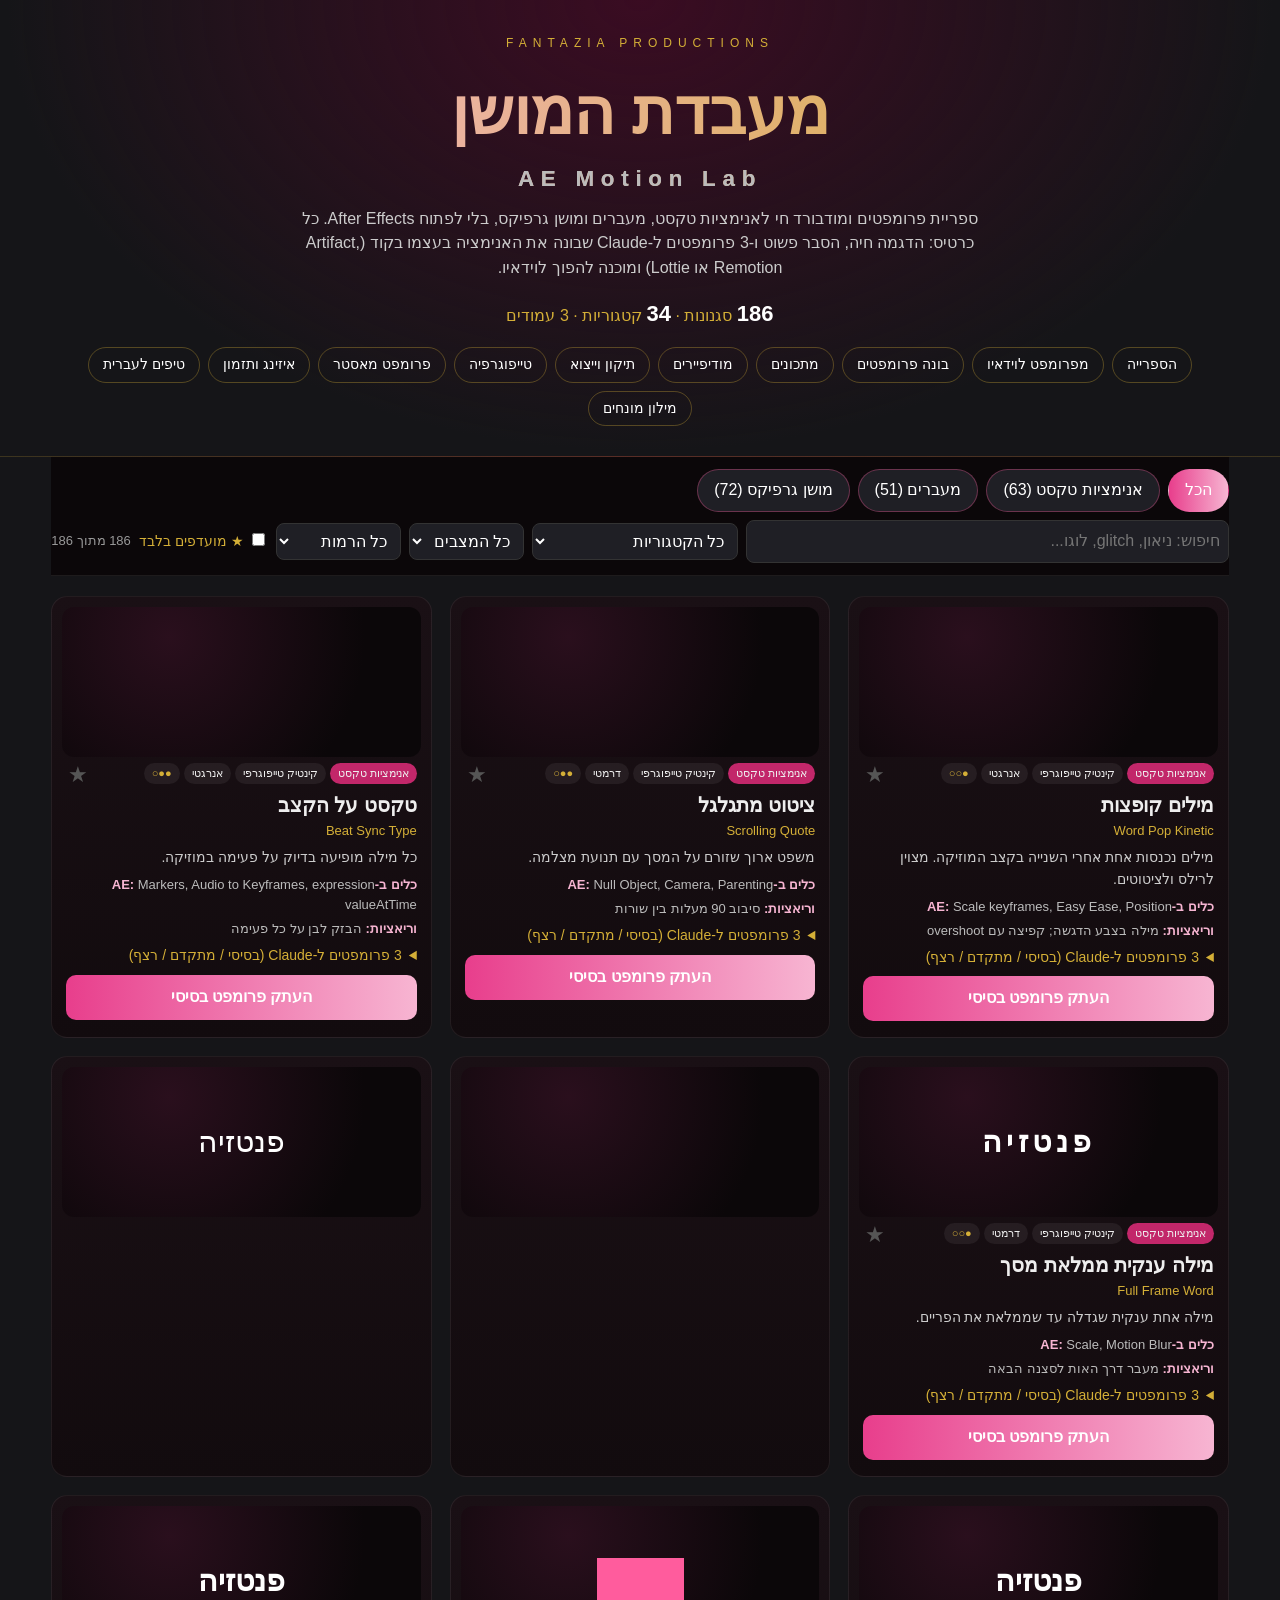
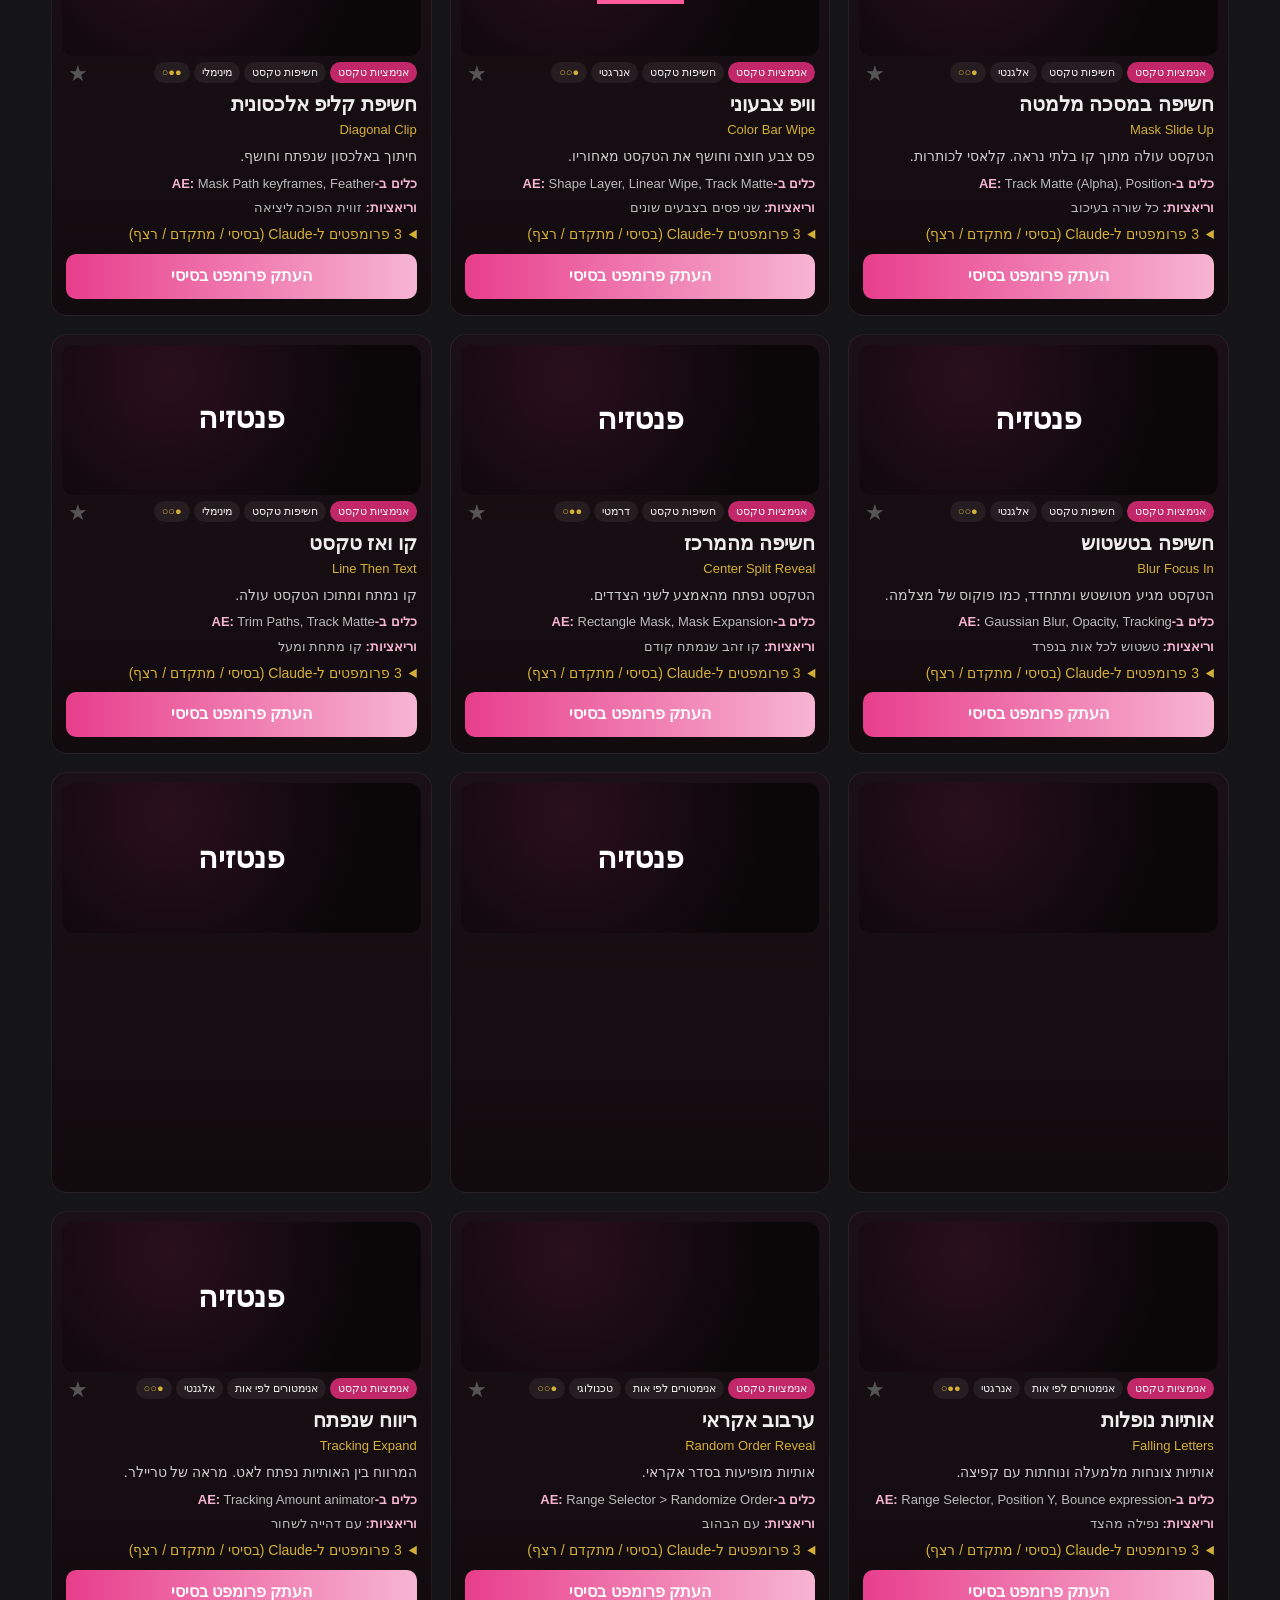
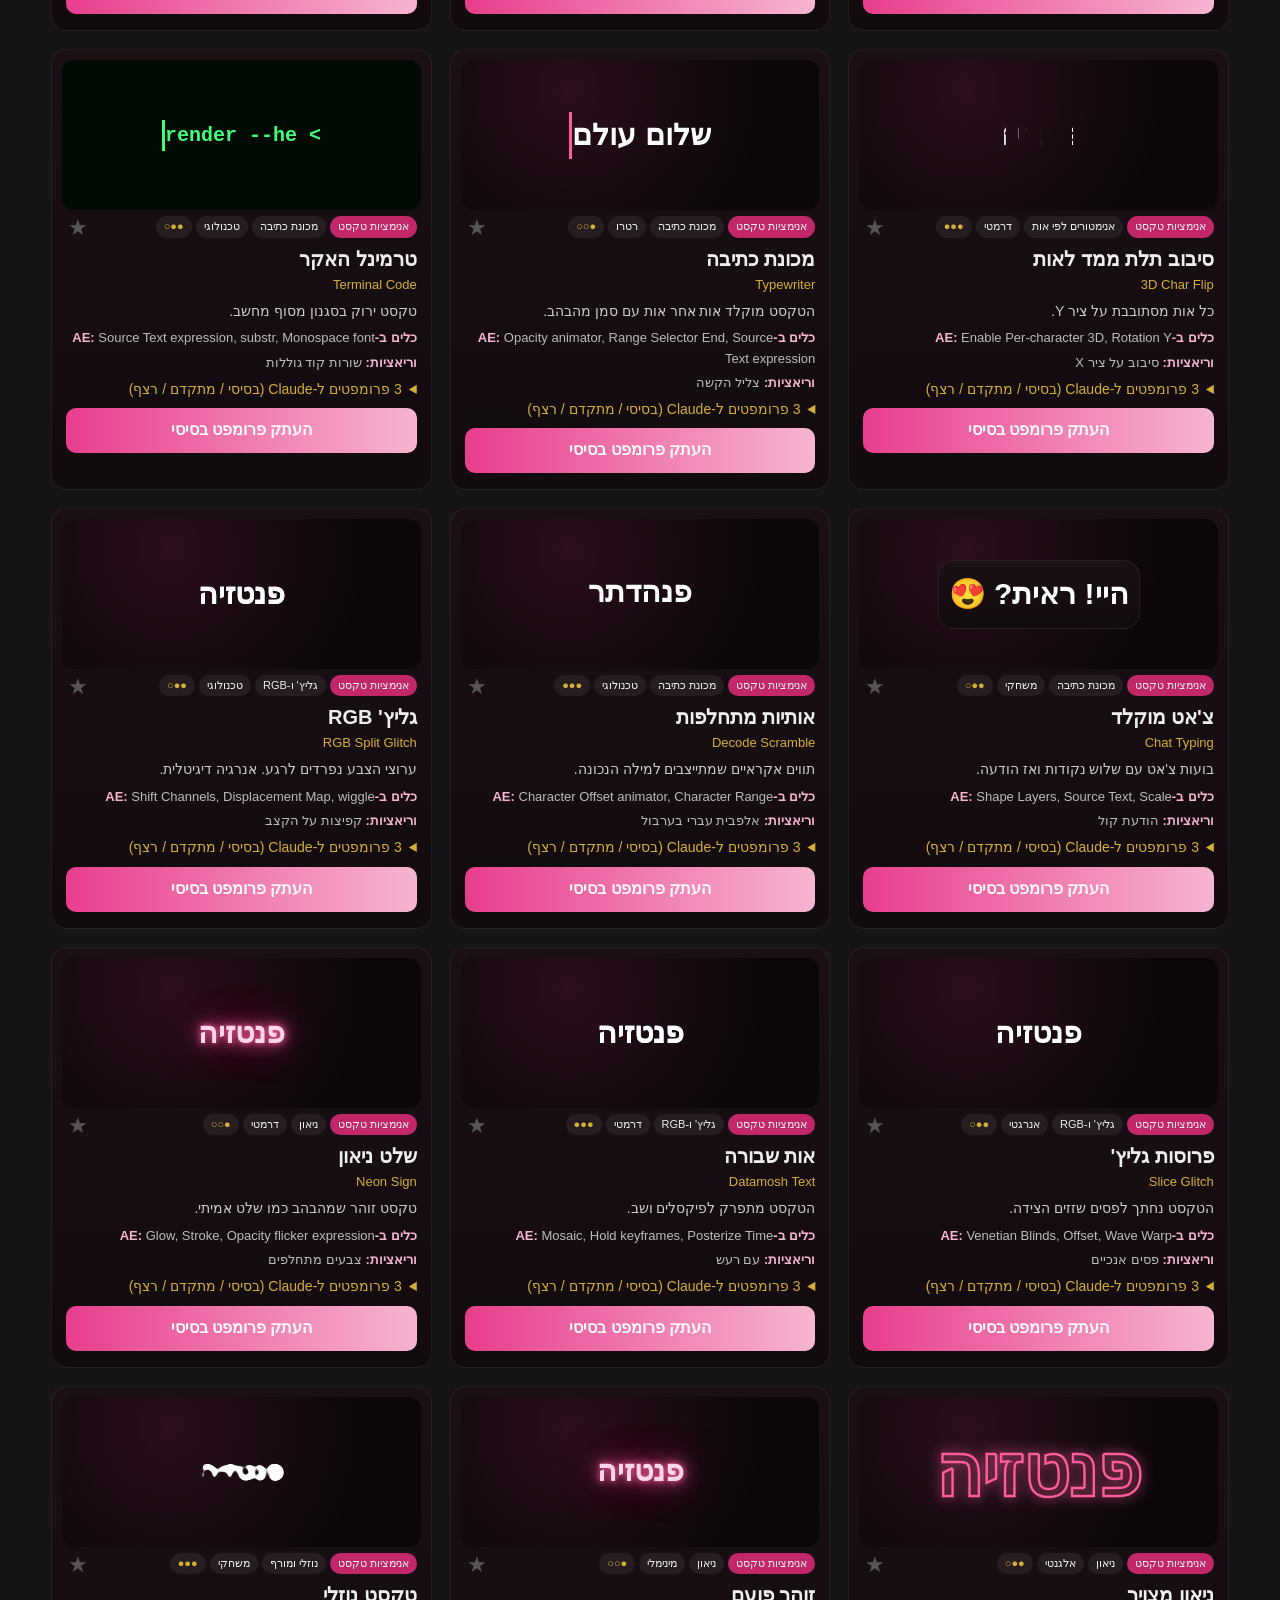
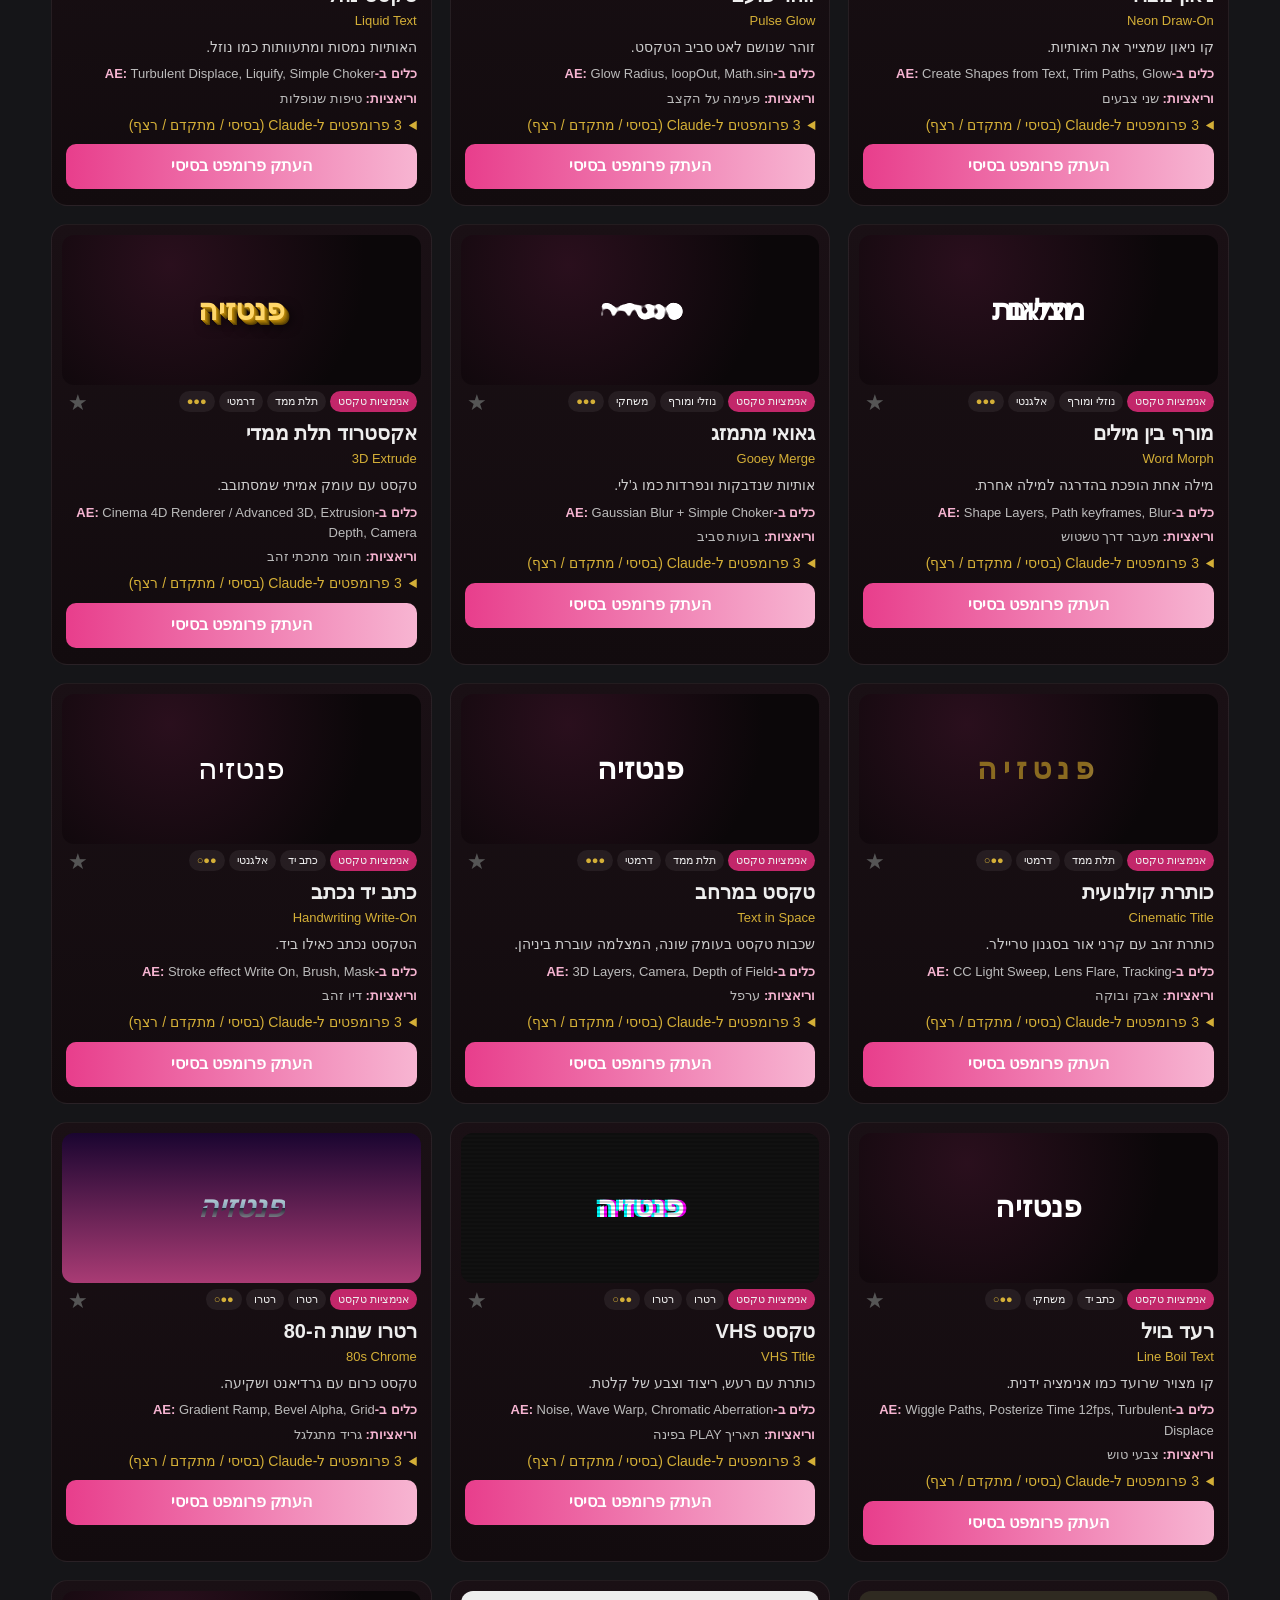
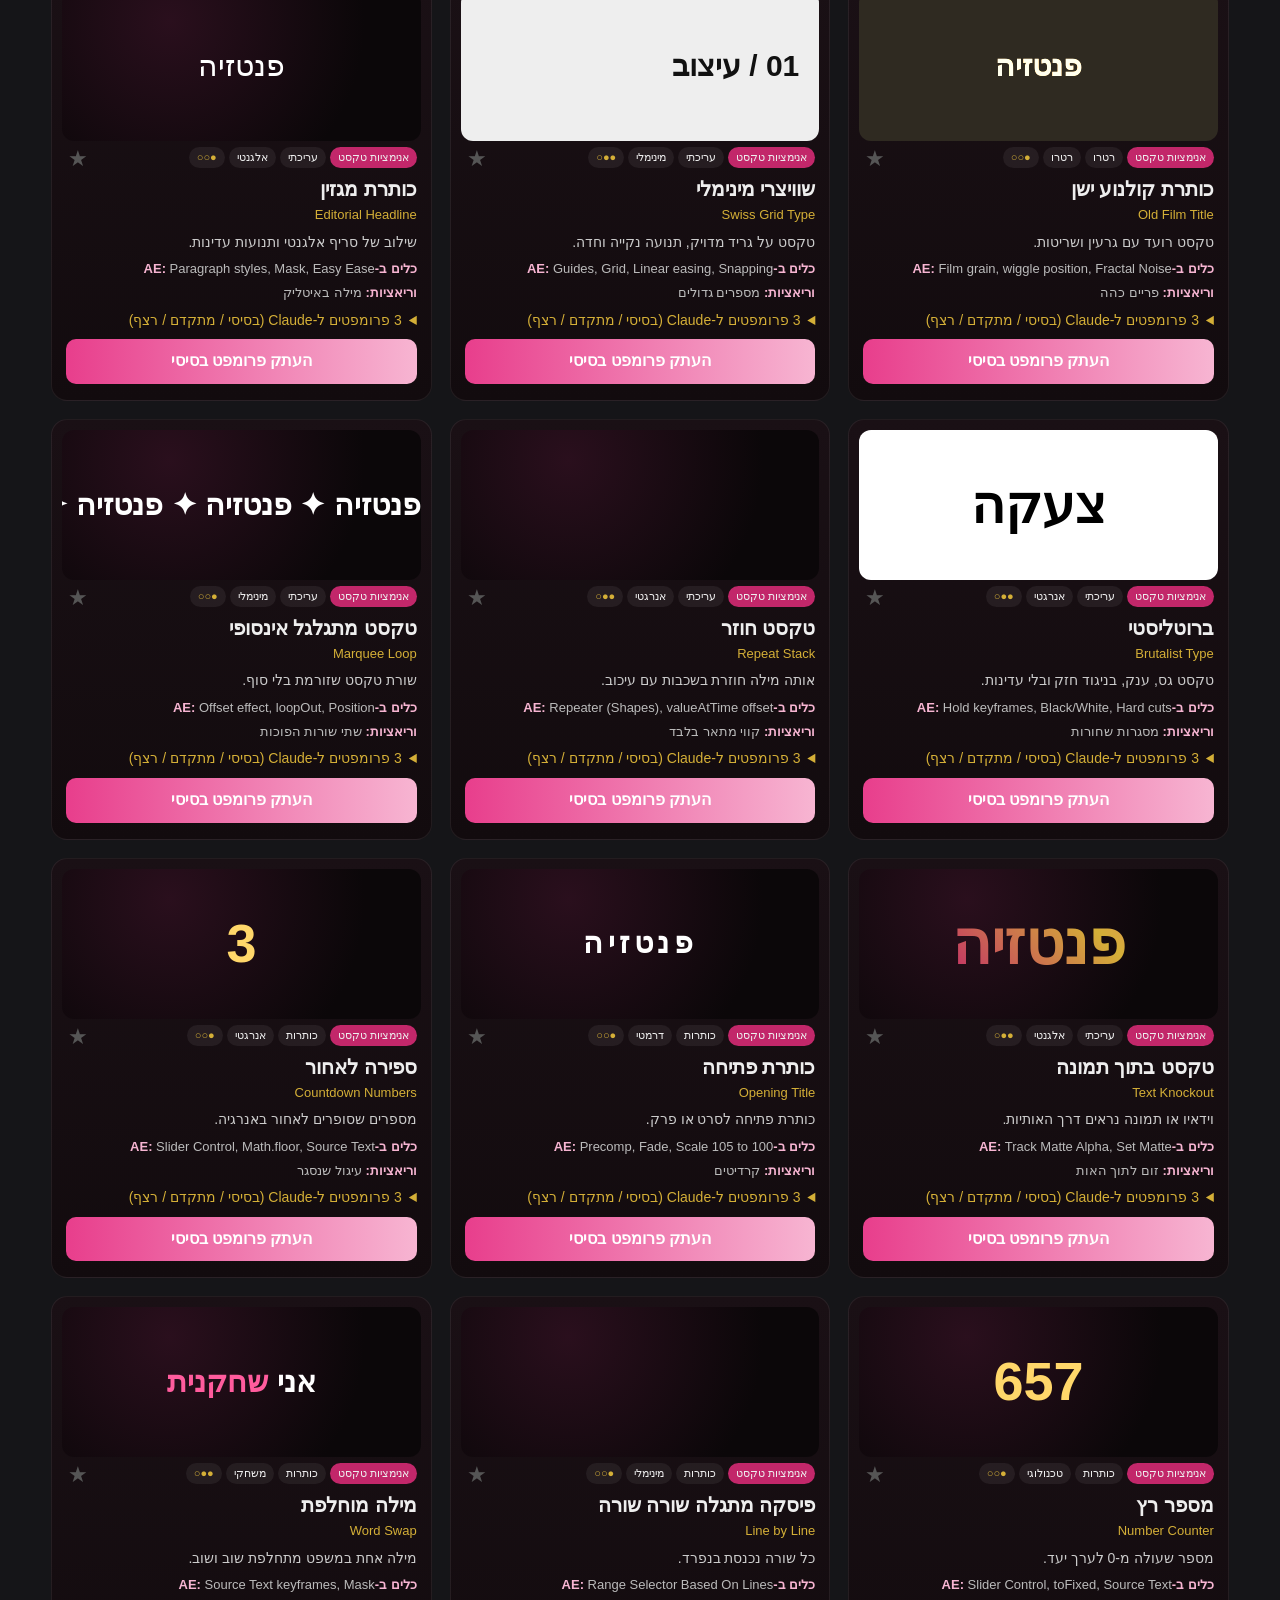
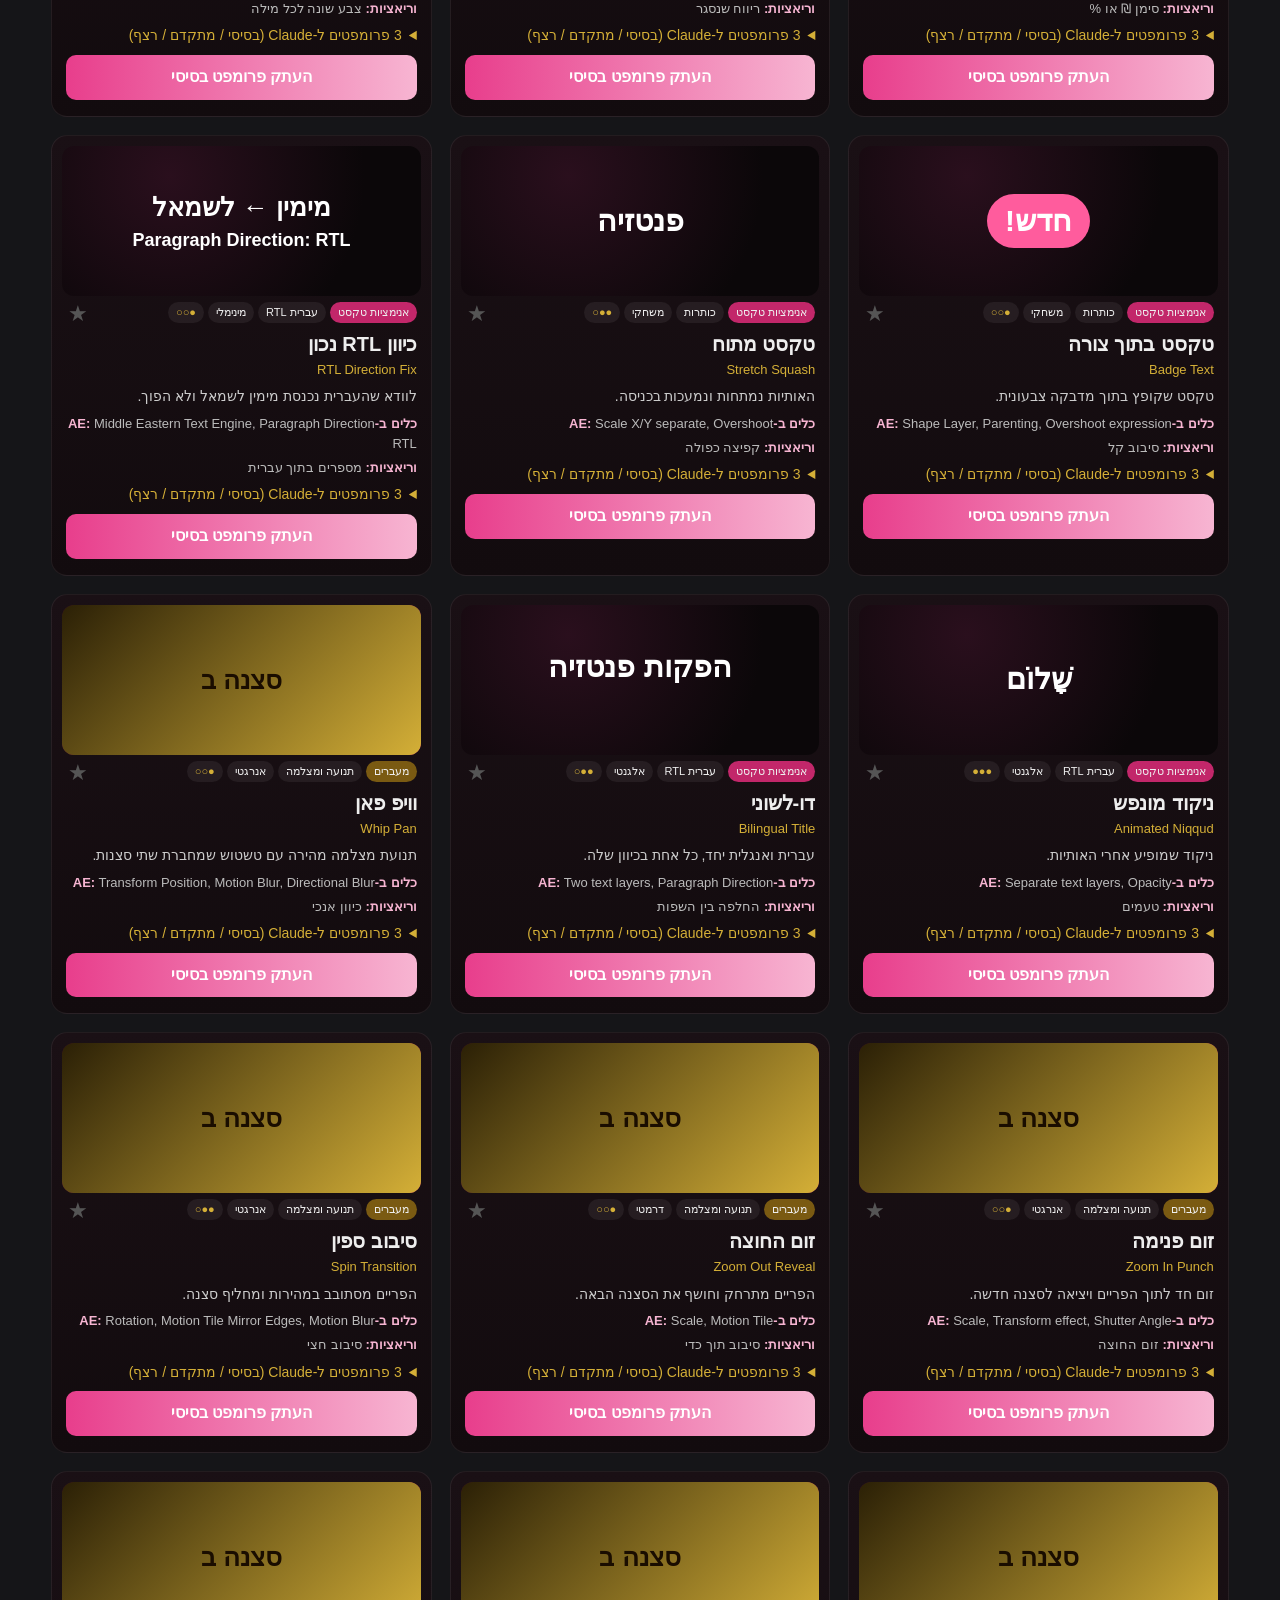
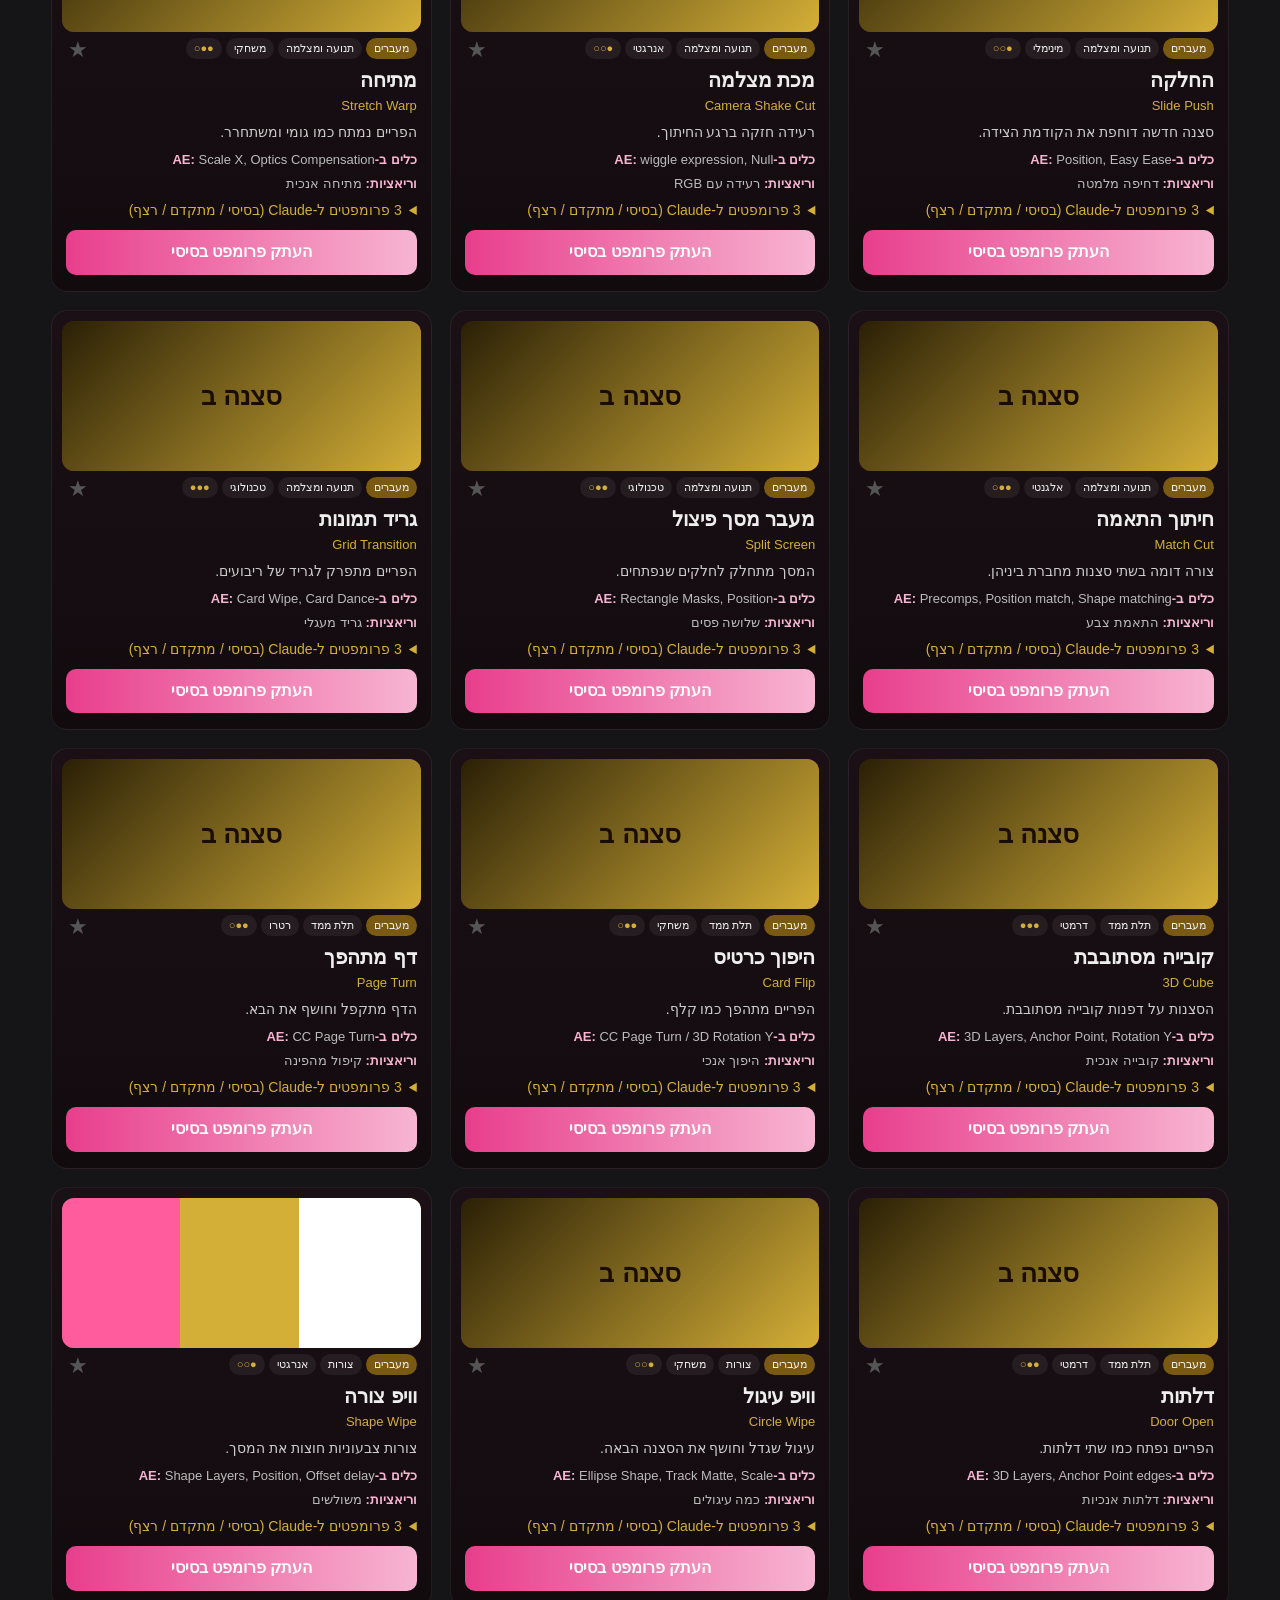
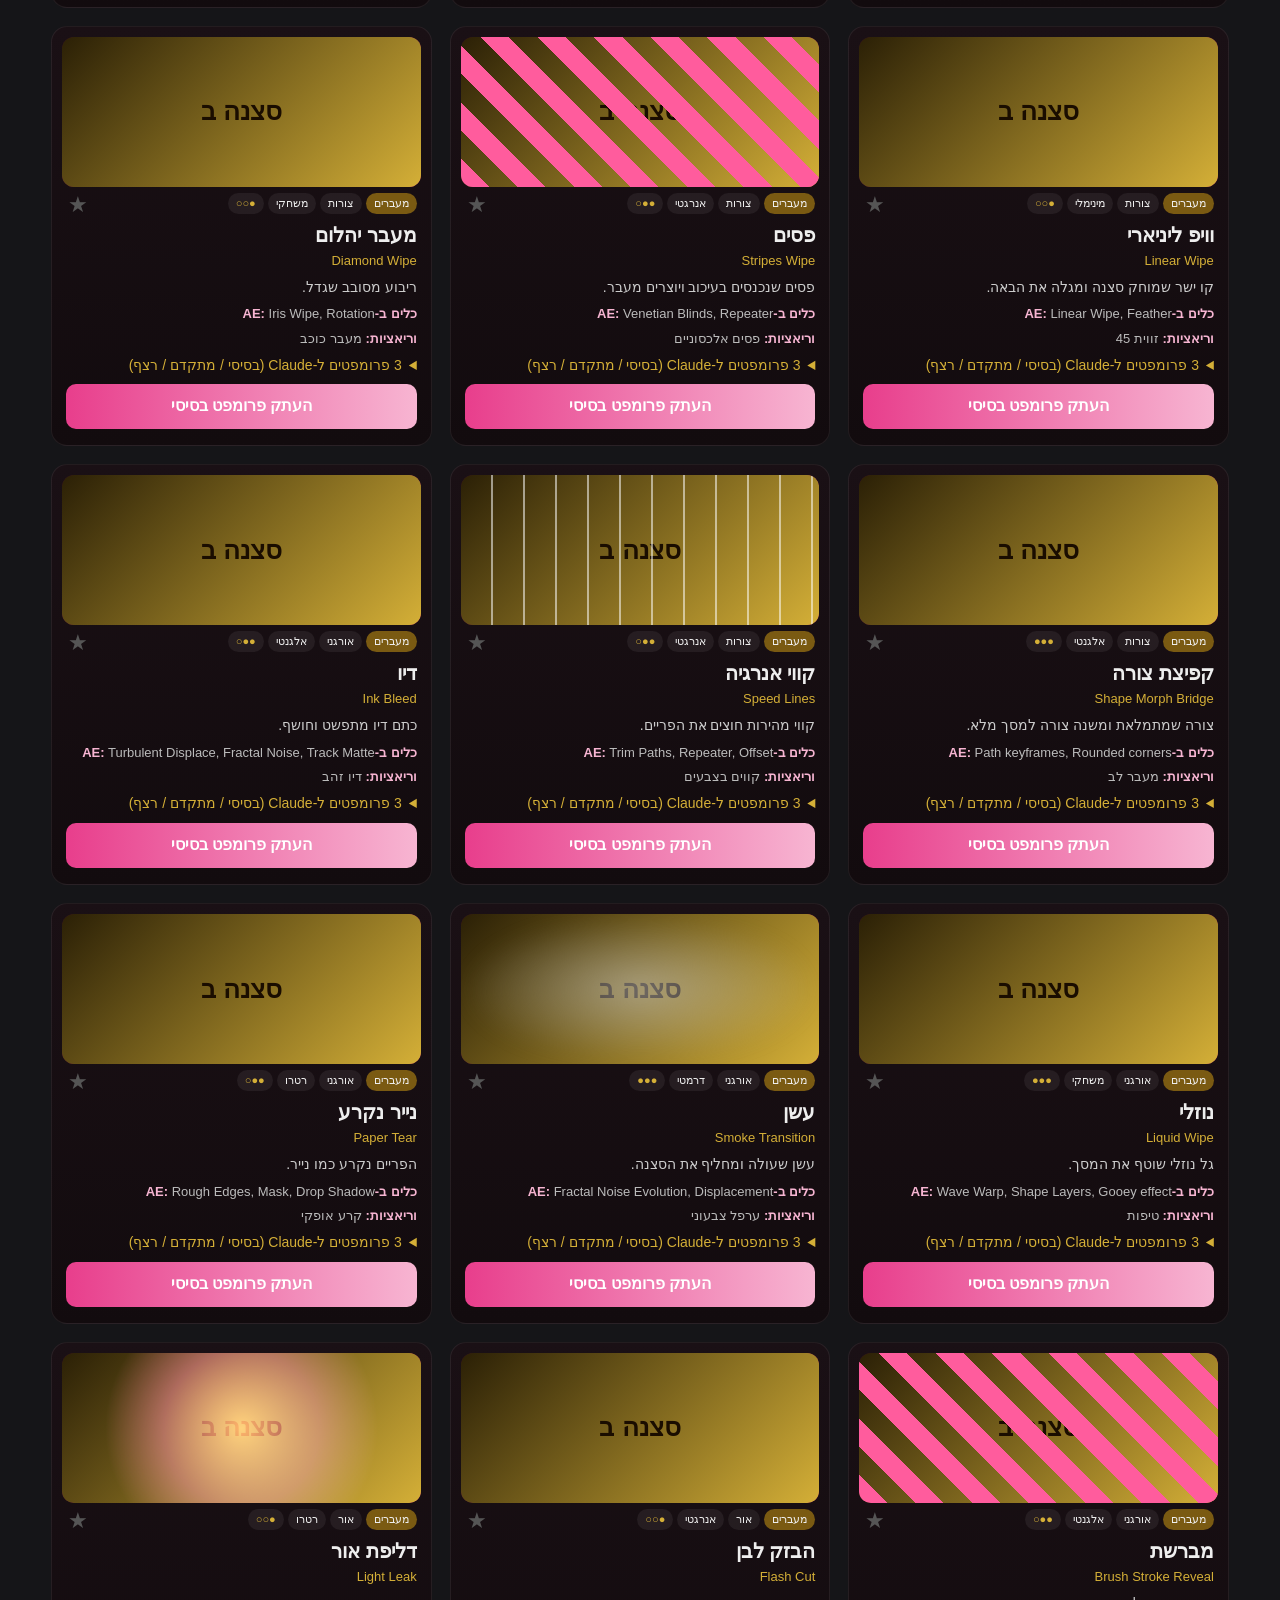
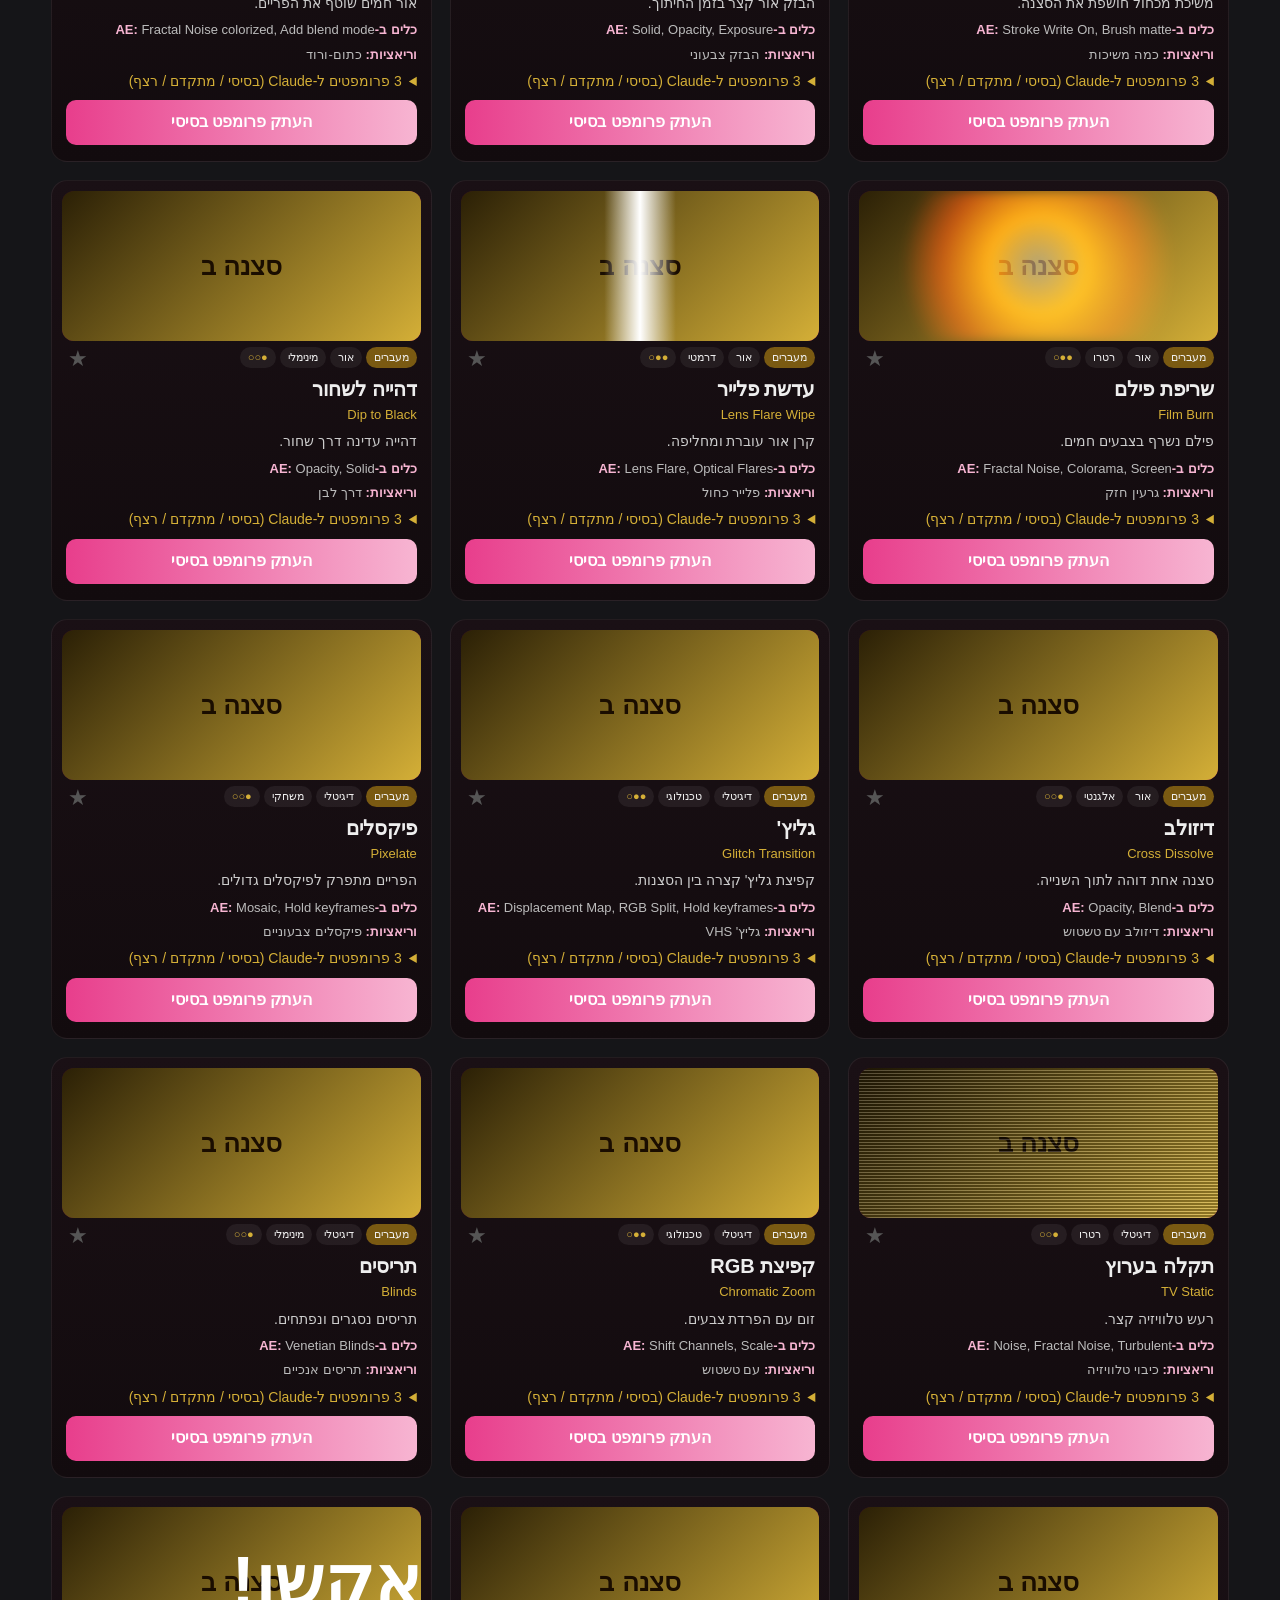
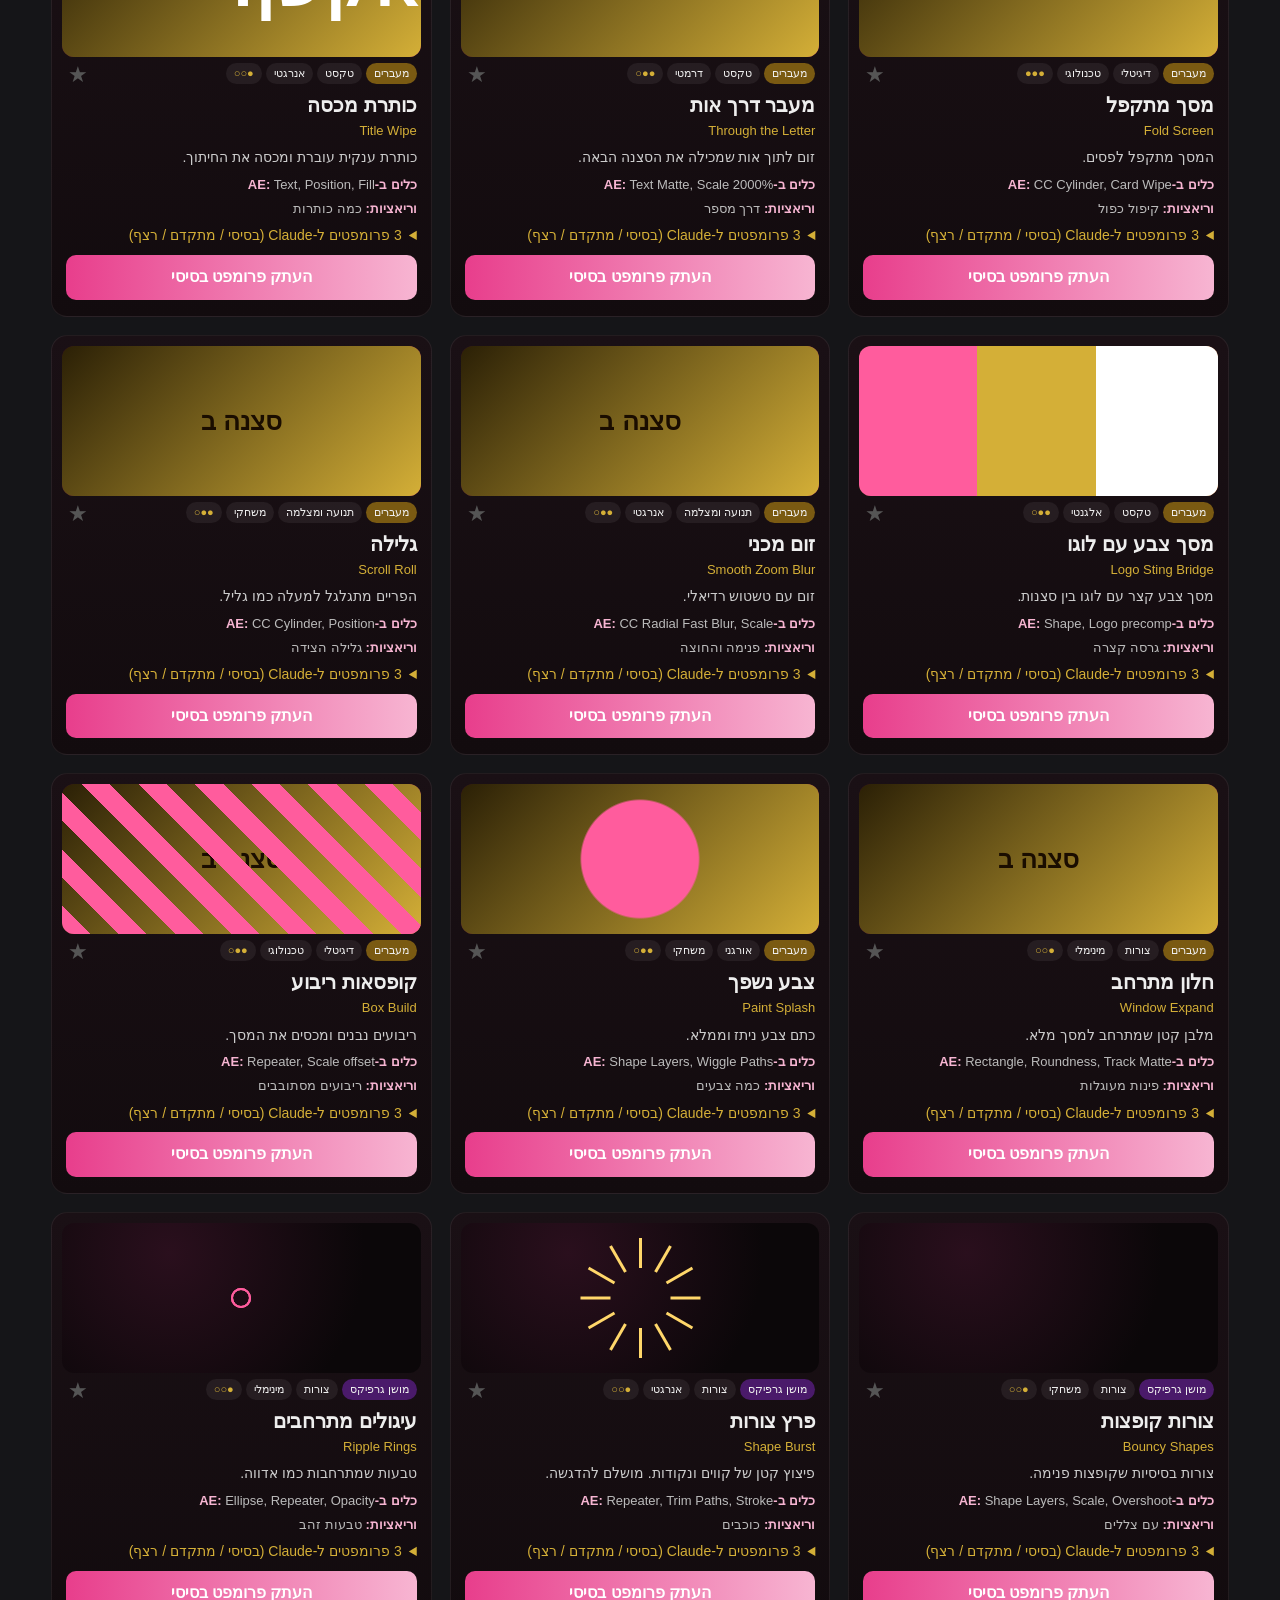
<file: 6a93499088ad/motion/index.html>
<!doctype html><html lang="he" dir="rtl"><head><meta name="robots" content="noindex,nofollow"><meta charset="utf-8"><meta name="viewport" content="width=device-width,initial-scale=1">
<title>AE Motion Lab | הפקות פנטזיה</title><link rel="stylesheet" href="assets/style.css"><link rel="stylesheet" href="assets/demos.css"><link rel="stylesheet" href="assets/fwa-theme.css"></head><body>
<svg width="0" height="0" style="position:absolute"><filter id="goo"><feGaussianBlur stdDeviation="3"/><feColorMatrix values="1 0 0 0 0 0 1 0 0 0 0 0 1 0 0 0 0 0 18 -7"/></filter><filter id="rough"><feTurbulence baseFrequency=".05" numOctaves="2"/><feDisplacementMap in="SourceGraphic" scale="20"/></filter></svg>
<header class="hero"><div class="brand">FANTAZIA PRODUCTIONS</div><h1>מעבדת המושן <span>AE Motion Lab</span></h1>
<p>ספריית פרומפטים ומודבורד חי לאנימציות טקסט, מעברים ומושן גרפיקס, בלי לפתוח After Effects. כל כרטיס: הדגמה חיה, הסבר פשוט ו-3 פרומפטים ל-Claude שבונה את האנימציה בעצמו בקוד (Artifact, Remotion או Lottie) ומוכנה להפוך לוידאיו.</p>
<div class="stats"><b id="tot"></b> סגנונות · <b id="ncat"></b> קטגוריות · 3 עמודים</div>
<nav class="toc"><a href="#lib">הספרייה</a><a href="#run">מפרומפט לוידאיו</a><a href="#builder">בונה פרומפטים</a><a href="#recipes">מתכונים</a><a href="#mods">מודיפיירים</a><a href="#fix">תיקון וייצוא</a><a href="#typo">טייפוגרפיה</a><a href="#master">פרומפט מאסטר</a><a href="#ease">איזינג ותזמון</a><a href="#rtl">טיפים לעברית</a><a href="#gloss">מילון מונחים</a></nav></header>
<main>
<section id="lib"><div class="bar">
<div class="pills"><button class="pill on" data-p="all">הכל</button><button class="pill" data-p="T">אנימציות טקסט</button><button class="pill" data-p="X">מעברים</button><button class="pill" data-p="M">מושן גרפיקס</button></div>
<div class="filters"><input id="q" placeholder="חיפוש: ניאון, glitch, לוגו..."><select id="cat"></select><select id="mood"></select>
<select id="diff"><option value="all">כל הרמות</option><option value="1">● קל</option><option value="2">●● בינוני</option><option value="3">●●● מתקדם</option></select>
<label class="fo"><input type="checkbox" id="favOnly"> ★ מועדפים בלבד</label><span id="count"></span></div></div>
<div id="grid"></div></section>

<section id="run" class="doc"><h2>איך עובדים: מפרומפט לוידאיו, בלי After Effects</h2><ol>
<li><b>בוחרים סגנון</b> בספרייה, או בונים פרומפט משולב ב<a href="#builder">בונה הפרומפטים</a>.</li>
<li><b>ממלאים את הסוגריים המרובעים</b>: טקסט, צבעים, גופן, משך ויחס מסך (16:9 ליוטיוב, 9:16 לרילס וטיקטוק, 1:1 לפיד).</li>
<li><b>מדביקים ב-Claude</b> (claude.ai). Claude כותב קובץ HTML, והוא נפתח בצד כ-<b>Artifact</b>: חלון תצוגה שבו האנימציה כבר רצה.</li>
<li><b>משפרים בשיחה</b>: "יותר איטי", "הצבע הוורוד חזק מדי", "הטקסט חתוך בצד ימין". כל תיקון יוצר גרסה חדשה, ואפשר לחזור לגרסה קודמת.</li>
<li><b>הופכים לוידאיו</b>, באחת משלוש דרכים:
<ul><li><b>הקלטת מסך</b> (הכי פשוט): מסך מלא על ה-Artifact, ואז ב-Windows: Win+Alt+R (Xbox Game Bar) או OBS; במק: Cmd+Shift+5. חותכים בעורך הוידאיו.</li>
<li><b>כפתור "הקלט וידאיו"</b> שהפרומפטים מבקשים: הדפדפן מקליט את האנימציה (MediaRecorder) ומוריד קובץ webm. ממירים ל-MP4 ב-CapCut או בכלי המרה.</li>
<li><b>Remotion</b> (גרסת "מתקדם"): Claude כותב קוד React, ומריצים <code>npx remotion render</code> ומקבלים MP4 מדויק בכל רזולוציה. דורש התקנת Node.js פעם אחת, ו-Claude יסביר צעד אחר צעד.</li></ul></li>
<li><b>לשכבה מעל וידאיו</b>: בקשו רקע ירוק (#00FF00) והסירו אותו ב-CapCut או Premiere (Chroma Key), או בקשו מ-Remotion ייצוא עם שקיפות (ProRes 4444 / WebM).</li></ol>
<h3>בעיות נפוצות</h3><table>
<tr><td>העברית הפוכה או מפורקת</td><td>"וודא dir=rtl ופיצול עם Array.from, ותתחיל את האנימציה מימין."</td></tr>
<tr><td>הניקוד בורח מהאותיות</td><td>"אנימציה לפי מילים ולא לפי אותיות."</td></tr>
<tr><td>ה-Artifact ריק או לבן</td><td>הדביקו ל-Claude: "ה-Artifact ריק, תבדוק שגיאות JavaScript ותשלח קובץ מלא."</td></tr>
<tr><td>הגופן לא נטען</td><td>"טען את הגופן מ-Google Fonts עם display=swap והמתן ל-document.fonts.ready לפני שהאנימציה מתחילה."</td></tr>
<tr><td>ההקלטה מקוטעת</td><td>סגרו לשוניות אחרות, או עברו ל-Remotion לרינדור מדויק.</td></tr>
<tr><td>הטקסט חתוך במובייל</td><td>"התאם את גודל הטקסט לרוחב הבמה (fit text) והשאר שוליים בטוחים 8%."</td></tr></table>
<p class="note">מונחי AE בכרטיסים ובמילון נשארו כאוצר מילים: הם עוזרים לתאר ל-Claude בדיוק מה רוצים ("Track Matte", "Trim Paths", "Overshoot").</p></section>

<section id="builder" class="doc wide"><h2>בונה פרומפטים</h2><div class="bld">
<label>סגנון ראשי<select id="bStyle"></select></label><label>סגנון שני (לרצף, אופציונלי)<select id="bStyle2"></select></label>
<label>מעבר בין סצנות<select id="bTr"></select></label><label>יחס מסך<select id="bAsp"><option>16:9</option><option>9:16</option><option>1:1</option><option>4:5</option></select></label>
<label>טקסט<input id="bText" value="הפקות פנטזיה"></label><label>טקסט משני<input id="bSub" value="שחקנית · במאית · יוצרת"></label>
<label>משך (שניות)<input id="bDur" type="number" value="6" min="1"></label><label>טייפוגרפיה<select id="bTypo"></select></label>
<label>פלטה<select id="bPal"></select></label><label>פורמט פלט<select id="bOut"><option>Artifact (HTML + GSAP)</option><option>Canvas + הקלטת webm</option><option>Remotion (MP4)</option><option>Lottie JSON</option></select></label></div>
<div id="bMods"></div><pre id="bRes"></pre><button class="cpy2">העתק פרומפט משולב</button></section>

<section id="recipes" class="doc"><h2>מתכונים לוידאיו מלא, מרובה סצנות</h2><div id="rec"></div></section>
<section id="mods" class="doc"><h2>בנק מודיפיירים לפרומפט</h2><p>משפטים קצרים שמוסיפים לכל פרומפט. לחיצה מעתיקה.</p><div id="mb"></div></section>
<section id="fix" class="doc"><h2>פרומפטים לשיפור, תיקון וייצוא</h2><div id="fx"></div></section>
<section id="typo" class="doc"><h2>פריסטים לטייפוגרפיה עברית</h2><div id="tp" class="tpg"></div></section>

<section id="master" class="doc"><h2>תבנית פרומפט מאסטר</h2><p>לכל רעיון שלא מופיע בספרייה. מחליפים את מה שבסוגריים.</p>
<pre>אתה מעצב מושן ומפתח קריאייטיב. בנה בעצמך בקוד אנימציה של: [תיאור הסגנון והתחושה].
רפרנס: [סרט / קליפ / מותג]. תחושה: [אלגנטי / אנרגטי / רטרו].
פרמטרים בראש הקוד: TEXT="[טקסט]", COLORS={main:"#c2276a", accent:"#ff5c9d", gold:"#d4af37", bg:"#0b0709"},
FONT="[Heebo]", ASPECT="[16:9 / 9:16 / 1:1]", DURATION=[6].
מבנה זמן: כניסה [0-1 ש'], החזקה [1-5], יציאה [5-6]. Easing: power3.out, בלי תנועה לינארית.
עברית: dir="rtl", פיצול עם Array.from, אנימציה מתחילה מימין, מספרים ב-&lt;bdi&gt;, המתן ל-document.fonts.ready.
פלט: קובץ HTML אחד (GSAP מ-CDN) שרץ כ-Artifact, עם כפתור נגן מחדש וכפתור "הקלט וידאיו" (MediaRecorder ל-webm).
אופציונלי: גרסת Remotion עם props להרצת npx remotion render ל-MP4.
אני לא מתכנתת: הקוד חייב לעבוד בלי עריכה. בסוף הסבר בעברית פשוטה איך משנים טקסט, צבע ומהירות.</pre><button class="cpy2">העתק</button></section>
<section id="ease" class="doc"><h2>שליף איזינג ותזמון</h2><div class="eg">
<div><i class="e1"></i><b>Linear</b> לינארי: מכני. לפסי חדשות, לופים וגלילה.</div>
<div><i class="e2"></i><b>Easy Ease (F9)</b> נכנס ויוצא ברכות. ברירת מחדל טובה.</div>
<div><i class="e3"></i><b>Ease Out חזק</b> מהיר בהתחלה ונעצר רך. לכניסות טקסט מודרניות.</div>
<div><i class="e4"></i><b>Overshoot / Bounce</b> עובר את היעד וחוזר. למשחקי וסושיאל.</div>
<div><i class="e5"></i><b>Hold</b> קפיצה בלי מעבר. לגליץ', ברוטליזם ובויל.</div></div>
<table><tr><td>כניסת טקסט</td><td>0.4-0.8 שניות</td></tr><tr><td>עיכוב בין אותיות</td><td>1-3 פריימים</td></tr><tr><td>עיכוב בין מילים</td><td>3-6 פריימים</td></tr><tr><td>מעבר מהיר (whip / zoom)</td><td>6-12 פריימים</td></tr><tr><td>זמן קריאה</td><td>בערך 3 מילים לשנייה + שנייה</td></tr><tr><td>לואר ת'רד על המסך</td><td>4-6 שניות</td></tr><tr><td>תנועה "פרימיום"</td><td>expo.out או power4.out, משך 0.8-1.2 שניות</td></tr><tr><td>Motion Blur מדומה</td><td>filter: blur לפי מהירות, כבו לגליץ' ובויל</td></tr></table>
<pre>// מילים שאפשר לכתוב ל-Claude (שמות GSAP)
linear  |  power1.inOut (רך)  |  power3.out (כניסה מודרנית)
expo.out (חד ויוקרתי)  |  back.out(1.7) (overshoot)
elastic.out(1, 0.4) (קפיצי)  |  steps(4) (Hold, גליץ')
Remotion: spring({frame, fps, config:{damping:12}})</pre></section>

<section id="rtl" class="doc"><h2>טיפים לעברית RTL בקוד</h2><ul>
<li>dir="rtl" ו-lang="he" על הבמה, ויישור לימין או למרכז.</li>
<li>פיצול לאותיות: Array.from(text) או Intl.Segmenter, כך שהניקוד נשאר צמוד לאות.</li>
<li>Stagger מימין: ב-GSAP stagger:{from:"start"} ב-RTL מתחיל מימין כשהסדר ב-DOM נכון. אם זה הפוך, בקשו from:"end".</li>
<li>עם ניקוד: אנימציה לפי מילים ולא לפי אותיות, ובלי letter-spacing.</li>
<li>מספרים ואנגלית בתוך עברית: עטיפה ב-&lt;bdi&gt; או שכבה נפרדת.</li>
<li>ב-Canvas: ctx.direction="rtl" ו-textAlign="right".</li>
<li>המתינו ל-document.fonts.ready לפני האנימציה, אחרת הגופן מתחלף באמצע.</li>
<li>וידאיו אנכי: אזור בטוח של 250px מלמעלה ומלמטה (ממשק של רילס וטיקטוק).</li></ul></section>

<section id="gloss" class="doc"><h2>מילון מונחים (אוצר מילים לפרומפטים)</h2><p>מונחי After Effects ומושן שכדאי להכיר כדי לתאר ל-Claude מה רוצים. לא צריך לפתוח את התוכנה.</p><dl id="gl"></dl></section>
</main><footer>נבנה עבור הפקות פנטזיה · כל התוכן נכתב מחדש ואינו מבוסס על קורסים בתשלום · מבוסס מחקר מגמות 2026 (Adobe Help, Olaf Motion, Envato)</footer>
<script src="assets/data.js"></script><script src="assets/glossary.js"></script><script src="assets/app.js"></script><script src="assets/extra.js"></script></body></html>
</file>
<file: 6a93499088ad/motion/assets/style.css>
:root{--p:#c2276a;--p2:#ff5c9d;--g:#d4af37;--bg:#0b0709;--c:#160e12}
*{box-sizing:border-box}body{margin:0;background:var(--bg);color:#eee;font-family:Heebo,Assistant,"Segoe UI",Arial,sans-serif;line-height:1.55}
.hero{padding:60px 6vw 30px;background:radial-gradient(ellipse at top,#3a0c22,transparent 70%);text-align:center;border-bottom:1px solid #d4af3733}
.brand{letter-spacing:.5em;color:var(--g);font-size:12px}h1{font-size:clamp(34px,6vw,64px);margin:10px 0;background:linear-gradient(90deg,var(--p2),var(--g));-webkit-background-clip:text;color:transparent}h1 span{display:block;font-size:.35em;letter-spacing:.3em;color:#bbb;-webkit-text-fill-color:#bbb}
.hero p{max-width:720px;margin:auto;color:#ccc}.stats{margin:16px;color:var(--g)}.stats b{color:#fff;font-size:22px}
.toc{display:flex;flex-wrap:wrap;gap:8px;justify-content:center}.toc a{color:#fff;text-decoration:none;border:1px solid #d4af3755;padding:6px 14px;border-radius:30px;font-size:14px}.toc a:hover{background:var(--p)}
main{padding:0 4vw}.bar{position:sticky;top:0;z-index:5;background:#0b0709ee;backdrop-filter:blur(8px);padding:12px 0;border-bottom:1px solid #ffffff14}
.pills{display:flex;gap:8px;flex-wrap:wrap;margin-bottom:8px}.pill{background:var(--c);color:#fff;border:1px solid #ff5c9d55;padding:8px 16px;border-radius:30px;cursor:pointer;font:inherit}.pill.on{background:linear-gradient(90deg,var(--p),var(--p2));border-color:transparent}
.filters{display:flex;gap:8px;flex-wrap:wrap;align-items:center}.filters input#q,.filters select{background:var(--c);color:#fff;border:1px solid #333;border-radius:8px;padding:8px;font:inherit}#q{flex:1;min-width:180px}.fo{font-size:14px;color:var(--g)}#count{font-size:13px;color:#999}
#grid{display:grid;grid-template-columns:repeat(auto-fill,minmax(300px,1fr));gap:18px;padding:20px 0}
.card{background:linear-gradient(180deg,#1a1015,#120b0e);border:1px solid #ffffff12;border-radius:16px;padding:10px;position:relative;transition:.3s}.card:hover{border-color:#ff5c9d88;box-shadow:0 10px 40px #c2276a33}
.cb{padding:6px 4px;position:relative}.cb h3{margin:6px 0 0;font-size:20px}.en{color:var(--g);font-size:13px;direction:ltr;text-align:right}.cb p{font-size:14px;color:#ccc;margin:6px 0}
.tools,.vars{font-size:13px;color:#bbb;margin:4px 0}.tools b,.vars b{color:var(--p2)}
.tags{display:flex;gap:4px;flex-wrap:wrap;padding-left:30px}.tg{font-size:11px;background:#ffffff10;padding:2px 8px;border-radius:20px}.tg.pT{background:#c2276a}.tg.pX{background:#7a5a12}.tg.pM{background:#4a1a6a}.tg.d{color:var(--g)}
.fav{position:absolute;left:0;top:4px;background:none;border:0;color:#555;font-size:22px;cursor:pointer}.fav.on{color:var(--g)}
details{margin-top:6px}summary{cursor:pointer;color:var(--g);font-size:14px}pre{white-space:pre-wrap;background:#07040a;border:1px solid #d4af3733;border-radius:8px;padding:10px;font-size:12px;max-height:260px;overflow:auto;direction:rtl;text-align:right}
.copy,.cpy2{width:100%;margin-top:8px;background:linear-gradient(90deg,var(--p),var(--p2));color:#fff;border:0;border-radius:10px;padding:10px;font:inherit;font-weight:700;cursor:pointer}.cpy2{width:auto;padding:8px 24px}
.doc{max-width:900px;margin:50px auto;background:#120b0e;border:1px solid #d4af3733;border-radius:18px;padding:24px}.doc h2{color:var(--p2);margin-top:0}.doc h3{color:var(--g)}
code{background:#000;color:var(--g);padding:1px 6px;border-radius:4px;direction:ltr;display:inline-block}
table{width:100%;border-collapse:collapse;font-size:14px}td{border-bottom:1px solid #ffffff14;padding:8px}td:first-child{color:var(--g);width:35%}
dl{display:grid;grid-template-columns:repeat(auto-fill,minmax(260px,1fr));gap:10px}dl div{background:#0b0709;padding:10px;border-radius:10px}dt{color:var(--p2);font-weight:700;direction:ltr;text-align:right}dd{margin:0;font-size:14px;color:#ccc}
.eg{display:grid;gap:10px;margin-bottom:16px}.eg div{display:flex;gap:12px;align-items:center;font-size:14px}.eg b{color:var(--g)}.eg i{flex:none;width:120px;height:14px;background:#222;border-radius:8px;position:relative}.eg i::after{content:"";position:absolute;width:14px;height:14px;border-radius:50%;background:var(--p2);right:0;animation:em 2s infinite alternate}
.e1::after{animation-timing-function:linear!important}.e2::after{animation-timing-function:ease-in-out!important}.e3::after{animation-timing-function:cubic-bezier(.1,.9,.2,1)!important}.e4::after{animation-timing-function:cubic-bezier(.3,1.8,.5,1)!important}.e5::after{animation-timing-function:steps(3)!important}
@keyframes em{to{right:106px}}
footer{text-align:center;color:#777;font-size:13px;padding:30px}.empty{color:#999}
@media(max-width:600px){#grid{grid-template-columns:1fr}.hero{padding-top:36px}.doc{padding:16px}}
.card{min-width:0;overflow:hidden}.tools,.vars,.cb p,pre{overflow-wrap:anywhere}#grid{grid-template-columns:repeat(auto-fill,minmax(min(300px,100%),1fr))}
.doc.wide{max-width:1100px}.bld{display:grid;grid-template-columns:repeat(auto-fill,minmax(220px,1fr));gap:10px}.bld label{display:flex;flex-direction:column;font-size:13px;color:var(--g);gap:4px}
.bld select,.bld input{background:#0b0709;color:#fff;border:1px solid #333;border-radius:8px;padding:8px;font:inherit;min-width:0}
.chips{display:flex;flex-wrap:wrap;gap:6px;margin:6px 0;align-items:center}.chips small{color:var(--g);width:100%}.chip{background:#ffffff0d;border:1px solid #ff5c9d44;border-radius:20px;padding:5px 12px;font-size:13px;cursor:pointer}.chip.ok{background:var(--p)}.chip input{margin-left:6px}
.pv{background:#0b0709;border-radius:10px;padding:10px;margin:8px 0}.pv b{color:var(--p2)}.pv ol{margin:6px 0;font-size:14px}
.tpg{display:grid;grid-template-columns:repeat(auto-fill,minmax(220px,1fr));gap:10px}.tpc{background:#0b0709;border-radius:10px;padding:12px}.tpc b{display:block;color:var(--p2);font-size:18px}.tpc small{color:var(--g);direction:ltr;display:block;text-align:right}.tpc p{font-size:13px;margin:4px 0;color:#ccc}.note{color:#aaa;font-size:14px}
</file>
<file: 6a93499088ad/motion/assets/demos.css>
.demo{position:relative;height:150px;border-radius:12px;overflow:hidden;background:radial-gradient(circle at 30% 20%,#2a0f1d,#0b0709 70%);display:flex;align-items:center;justify-content:center;font-weight:800;font-size:30px;color:#fff;direction:rtl}
.demo *{box-sizing:border-box}
.c{display:inline-block;white-space:pre}
@keyframes up{0%,10%{transform:translateY(110%)}35%,85%{transform:none}100%{transform:translateY(-110%)}}
@keyframes fade{0%,10%{opacity:0}30%,85%{opacity:1}100%{opacity:0}}
@keyframes pop{0%,10%{transform:scale(0)}25%{transform:scale(1.25)}35%,85%{transform:scale(1)}100%{transform:scale(0)}}
@keyframes spinL{to{transform:rotate(360deg)}}
.k-kinetic .c{animation:pop 3s infinite both}
.k-mask .in{overflow:hidden;display:block}.k-mask .in span{display:block;animation:up 3s cubic-bezier(.7,0,.2,1) infinite}
.k-wipe .t{position:relative}.k-wipe .t::after{content:"";position:absolute;inset:0;background:#ff5c9d;animation:wb 3s infinite}.k-wipe .t span{animation:wt 3s infinite}
@keyframes wb{0%{transform:scaleX(0);transform-origin:right}25%{transform:scaleX(1);transform-origin:right}26%{transform-origin:left}50%,100%{transform:scaleX(0);transform-origin:left}}
@keyframes wt{0%,25%{opacity:0}26%,100%{opacity:1}}
.k-clip span,.k-split span,.k-line span{animation:clipd 3s infinite}
@keyframes clipd{0%,10%{clip-path:polygon(0 0,0 0,0 100%,0 100%)}40%,85%{clip-path:polygon(0 0,100% 0,100% 100%,0 100%)}100%{clip-path:polygon(100% 0,100% 0,100% 100%,100% 100%)}}
.k-split span{animation-name:splt}@keyframes splt{0%,10%{clip-path:inset(0 50%)}40%,85%{clip-path:inset(0 0)}100%{clip-path:inset(0 50%)}}
.k-line{flex-direction:column}.k-line i{height:2px;background:#d4af37;width:0;animation:lw 3s infinite}@keyframes lw{0%{width:0}30%,85%{width:70%}100%{width:0}}
.k-blur span{animation:bl 3s infinite}@keyframes bl{0%,10%{filter:blur(14px);opacity:0;letter-spacing:.4em}45%,85%{filter:none;opacity:1;letter-spacing:0}100%{opacity:0}}
.k-chars .c{animation:cc 3s infinite both}@keyframes cc{0%,5%{opacity:0;transform:translateY(20px)}30%,85%{opacity:1;transform:none}100%{opacity:0}}
.k-wiggle .c{animation:wg .25s steps(2) infinite alternate}@keyframes wg{from{transform:translate(-2px,1px) rotate(-4deg)}to{transform:translate(2px,-2px) rotate(5deg)}}
.k-wave .c{animation:wv 1.2s ease-in-out infinite}@keyframes wv{50%{transform:translateY(-14px);color:#ff5c9d}}
.k-fall .c{animation:fl 3s infinite both}@keyframes fl{0%{transform:translateY(-120px)}25%{transform:translateY(0)}32%{transform:translateY(-12px)}40%,85%{transform:none}100%{transform:translateY(120px);opacity:0}}
.k-random .c{animation:fade 3s infinite both}
.k-track span{animation:tr 4s infinite}@keyframes tr{0%{letter-spacing:-.1em;opacity:0}30%{opacity:1}90%{letter-spacing:.35em;opacity:1}100%{opacity:0}}
.k-flip{perspective:400px}.k-flip .c{animation:fp 3s infinite both}@keyframes fp{0%,5%{transform:rotateY(90deg)}30%,85%{transform:none}100%{transform:rotateY(-90deg)}}
.k-type span,.k-terminal span{overflow:hidden;white-space:nowrap;border-left:3px solid #ff5c9d;animation:ty 3s steps(12) infinite,cur .5s step-end infinite}
@keyframes ty{0%{width:0}60%,100%{width:var(--w,7.5em)}}@keyframes cur{50%{border-color:transparent}}
.k-terminal{font-family:monospace;color:#3dff7a;font-size:20px;background:#020a04}.k-terminal span{border-color:#3dff7a;--w:13em}
.k-scramble span{font-family:monospace}
.k-glitch span{position:relative;animation:gl 1.6s infinite steps(1)}.k-glitch span::before,.k-glitch span::after{content:attr(data-t);position:absolute;inset:0}.k-glitch span::before{color:#0ff;animation:g1 1.6s infinite steps(1);mix-blend-mode:screen}.k-glitch span::after{color:#ff2a6d;animation:g2 1.6s infinite steps(1);mix-blend-mode:screen}
@keyframes g1{0%,60%{transform:none}62%{transform:translate(-5px,2px);clip-path:inset(20% 0 50% 0)}70%{transform:translate(4px,-1px);clip-path:inset(60% 0 10% 0)}78%{transform:none}}
@keyframes g2{0%,60%{transform:none}64%{transform:translate(5px,-2px);clip-path:inset(10% 0 70% 0)}72%{transform:translate(-4px,1px);clip-path:inset(40% 0 30% 0)}80%{transform:none}}
@keyframes gl{0%,60%{transform:none}66%{transform:skewX(15deg)}74%{transform:none}}
.k-slice span{animation:sl 1.5s infinite steps(1)}@keyframes sl{0%,70%{clip-path:none;transform:none}72%{transform:translateX(10px);clip-path:polygon(0 0,100% 0,100% 45%,0 45%)}80%{transform:translateX(-8px);clip-path:polygon(0 55%,100% 55%,100% 100%,0 100%)}88%{transform:none;clip-path:none}}
.k-neon span,.k-pulse span{color:#ffd6e7;text-shadow:0 0 6px #ff5c9d,0 0 18px #ff5c9d,0 0 40px #c2276a;animation:nf 3s infinite}
@keyframes nf{0%,18%,22%,25%,53%,57%,100%{opacity:1}20%,24%,55%{opacity:.25}}
.k-pulse span{animation:pg 2s ease-in-out infinite}@keyframes pg{50%{text-shadow:0 0 2px #ff5c9d}}
.k-neondraw svg text,.k-trim path,.k-trim circle{fill:none;stroke:#ff5c9d;stroke-width:1.5;stroke-dasharray:400;animation:dr 3s infinite;filter:drop-shadow(0 0 4px #ff5c9d)}
@keyframes dr{0%{stroke-dashoffset:400}60%,85%{stroke-dashoffset:0}100%{stroke-dashoffset:-400}}
.k-liquid span,.k-goo span{animation:lq 3s ease-in-out infinite;filter:url(#goo)}@keyframes lq{0%,100%{transform:none;filter:blur(0)}50%{transform:scale(1.1,.85) skewX(-8deg);filter:blur(3px) contrast(1)}}
.k-morph span{position:absolute;animation:mo1 4s infinite}.k-morph span+span{animation-name:mo2}
@keyframes mo1{0%,40%{opacity:1;filter:none}50%,90%{opacity:0;filter:blur(12px)}100%{opacity:1;filter:none}}@keyframes mo2{0%,40%{opacity:0;filter:blur(12px)}50%,90%{opacity:1;filter:none}100%{opacity:0;filter:blur(12px)}}
.k-extrude span{color:#ffd76a;text-shadow:1px 1px #b8860b,2px 2px #a07506,3px 3px #8a6505,4px 4px #735404,5px 5px #5c4303,6px 6px 12px #000;animation:ex 4s ease-in-out infinite}@keyframes ex{50%{transform:perspective(300px) rotateY(-25deg) rotateX(10deg)}}
.k-cinema span{background:linear-gradient(100deg,#8a6a20 30%,#fff6c8 50%,#8a6a20 70%);background-size:300%;-webkit-background-clip:text;color:transparent;letter-spacing:.2em;animation:sw 3s infinite linear}@keyframes sw{from{background-position:100%}to{background-position:-100%}}
.k-space{perspective:300px}.k-space span{animation:sp 3s infinite linear}@keyframes sp{0%{transform:translateZ(-600px);opacity:0}50%{opacity:1}100%{transform:translateZ(250px);opacity:0}}
.k-write span{font-family:cursive;font-weight:400;animation:clipd 3s infinite}
.k-boil span{animation:boil .25s steps(1) infinite;font-family:cursive}@keyframes boil{0%{transform:rotate(-1deg)}33%{transform:rotate(1deg) translateX(1px)}66%{transform:skewX(2deg)}}
.k-vhs{background:#111}.k-vhs span{text-shadow:-3px 0 #0ff,3px 0 #f0f;animation:vh .2s infinite}.k-vhs::after{content:"";position:absolute;inset:0;background:repeating-linear-gradient(0deg,#0003 0 2px,transparent 2px 4px)}@keyframes vh{50%{transform:translateX(2px);opacity:.9}}
.k-chrome{background:linear-gradient(#1a0530,#ff5c9d 160%)}.k-chrome span{font-style:italic;background:linear-gradient(#fff,#8ab 50%,#223 51%,#fff);-webkit-background-clip:text;color:transparent;animation:pop 3s infinite}
.k-oldfilm{background:#2a2218;filter:sepia(1)}.k-oldfilm span{font-family:serif;animation:wg .12s steps(2) infinite alternate}
.k-swiss{background:#eee;color:#111;justify-content:flex-start;padding:20px}.k-swiss span{animation:sws 3s cubic-bezier(.8,0,.2,1) infinite}@keyframes sws{0%,10%{transform:translateX(150%)}35%,85%{transform:none}100%{transform:translateX(-150%)}}
.k-editorial span{font-family:Georgia,serif;font-weight:400;animation:up 3s infinite cubic-bezier(.3,.7,.2,1)}
.k-brut{background:#fff;color:#000;font-size:52px;font-family:Impact,sans-serif}.k-brut span{animation:br .6s steps(1) infinite}@keyframes br{50%{background:#000;color:#fff}}
.k-stack{flex-direction:column;line-height:.85}.k-stack span{animation:fade 2s infinite both}.k-stack span:nth-child(odd){-webkit-text-stroke:1px #ff5c9d;color:transparent}
.k-marquee{justify-content:flex-start}.k-marquee span{white-space:nowrap;animation:mq 6s linear infinite}@keyframes mq{from{transform:translateX(-50%)}to{transform:translateX(0)}}
.k-knock span{font-size:60px;background:linear-gradient(45deg,#c2276a,#d4af37,#ff5c9d,#4af);background-size:300%;-webkit-background-clip:text;color:transparent;animation:sw 4s linear infinite}
.k-title span,.k-scale span{letter-spacing:.15em;animation:ti 4s infinite}@keyframes ti{0%{opacity:0;transform:scale(1.1)}25%,80%{opacity:1;transform:scale(1)}100%{opacity:0}}
.k-lines{flex-direction:column;font-size:20px}.k-lines span{animation:cc 3s infinite both}
.k-swap .w{color:#ff5c9d;display:inline-block;animation:up 1.5s infinite}
.k-badge span{background:#ff5c9d;padding:4px 18px;border-radius:30px;animation:pop 3s infinite;transform-origin:center}
.k-stretch .c{animation:st 2s infinite both}@keyframes st{0%{transform:scale(1,0)}20%{transform:scale(.7,1.4)}30%{transform:scale(1.2,.8)}40%,100%{transform:none}}
.k-weight span{font-variation-settings:'wght' 100;animation:wt2 2s infinite alternate;font-weight:100}@keyframes wt2{to{font-weight:900;letter-spacing:.05em}}
.k-rtl{flex-direction:column;font-size:18px}.k-rtl b{font-size:26px}
.k-niqqud span{font-family:serif}
.k-bilingual{flex-direction:column}.k-bilingual i{font-size:16px;direction:ltr;color:#d4af37;animation:fade 3s infinite .5s both}
.k-count span,.k-counter span{font-size:54px;color:#ffd76a;font-variant-numeric:tabular-nums}
/* transitions */
.tr{position:absolute;inset:0;display:flex;align-items:center;justify-content:center;font-size:26px}
.tr.a{background:linear-gradient(135deg,#3b0c22,#c2276a)}.tr.b{background:linear-gradient(135deg,#2b2006,#d4af37);color:#1a0d00}
.tr.b{animation:var(--tb) 3s infinite cubic-bezier(.7,0,.2,1)}.tr.a{animation:var(--ta,none) 3s infinite cubic-bezier(.7,0,.2,1)}
@keyframes xslide{0%,30%{transform:translateX(-100%)}60%,100%{transform:none}}
@keyframes xslideA{0%,30%{transform:none}60%,100%{transform:translateX(100%)}}
@keyframes xwhip{0%,30%{transform:translateX(-100%);filter:blur(20px)}50%{filter:blur(8px)}60%,100%{transform:none;filter:none}}
@keyframes xzoom{0%,40%{transform:scale(3);opacity:0}55%,100%{transform:none;opacity:1}}
@keyframes xzoomA{0%,30%{transform:none}45%,100%{transform:scale(4);filter:blur(6px)}}
@keyframes xzoomout{0%,30%{transform:scale(0.2);opacity:0}60%,100%{transform:none;opacity:1}}
@keyframes xspin{0%,30%{transform:rotate(-360deg) scale(0)}60%,100%{transform:none}}
@keyframes xshake{0%,44%{opacity:0}45%{opacity:1;transform:translate(10px,-8px)}50%{transform:translate(-8px,6px)}55%{transform:translate(4px,2px)}60%,100%{transform:none;opacity:1}}
@keyframes xstretch{0%,30%{transform:scaleX(0);filter:blur(4px)}50%{transform:scaleX(1.3)}60%,100%{transform:none}}
@keyframes xcircle{0%,30%{clip-path:circle(0% at 50% 50%)}65%,100%{clip-path:circle(75% at 50% 50%)}}
@keyframes xdiamond{0%,30%{clip-path:polygon(50% 50%,50% 50%,50% 50%,50% 50%)}65%,100%{clip-path:polygon(50% -60%,160% 50%,50% 160%,-60% 50%)}}
@keyframes xwipe{0%,30%{clip-path:inset(0 0 0 100%)}65%,100%{clip-path:inset(0)}}
@keyframes xsplit{0%,30%{clip-path:inset(0 50%)}65%,100%{clip-path:inset(0 0)}}
@keyframes xwindow{0%,30%{clip-path:inset(40% 40% round 20px)}65%,100%{clip-path:inset(0 round 0)}}
@keyframes xblinds{0%,30%{-webkit-mask-size:100% 0%}65%,100%{-webkit-mask-size:100% 100%}}
@keyframes xflip{0%,30%{transform:perspective(500px) rotateY(-90deg)}60%,100%{transform:none}}
@keyframes xflipA{0%,30%{transform:none}45%,100%{transform:perspective(500px) rotateY(90deg)}}
@keyframes xcube{0%,30%{transform:perspective(600px) translateX(-100%) rotateY(-90deg);transform-origin:right}65%,100%{transform:perspective(600px);transform-origin:right}}
@keyframes xcubeA{0%,30%{transform:perspective(600px);transform-origin:left}65%,100%{transform:perspective(600px) translateX(100%) rotateY(90deg);transform-origin:left}}
@keyframes xpage{0%,30%{transform:perspective(600px) rotateY(0)}65%,100%{transform:perspective(600px) rotateY(-100deg)}}
@keyframes xflash{0%,44%{opacity:0}45%{opacity:1;filter:brightness(5)}65%,100%{opacity:1;filter:none}}
@keyframes xdiss{0%,30%{opacity:0}65%,100%{opacity:1}}
@keyframes xdip{0%,30%{opacity:0;filter:brightness(0)}65%,100%{opacity:1;filter:none}}
@keyframes xdipA{0%,25%{filter:none}48%,100%{filter:brightness(0)}}
@keyframes xglitch{0%,40%{opacity:0}41%{opacity:1;transform:translateX(20px);filter:hue-rotate(90deg)}45%{transform:translateX(-15px) skewX(20deg)}49%{transform:none;clip-path:inset(30% 0 40% 0)}53%,100%{clip-path:none;transform:none;filter:none;opacity:1}}
@keyframes xpixel{0%,40%{opacity:0;filter:blur(8px) contrast(4)}55%,100%{opacity:1;filter:none}}
@keyframes xchroma{0%,35%{opacity:0;transform:scale(1.5);filter:drop-shadow(8px 0 #0ff) drop-shadow(-8px 0 #f0f)}60%,100%{opacity:1;transform:none;filter:none}}
@keyframes xroll{0%,30%{transform:translateY(100%) perspective(400px) rotateX(-60deg)}65%,100%{transform:none}}
@keyframes xink{0%,30%{clip-path:circle(0 at 30% 60%);filter:url(#rough)}70%,100%{clip-path:circle(90% at 30% 60%)}}
@keyframes xtear{0%,30%{clip-path:polygon(0 0,0 0,5% 30%,0 60%,4% 100%,0 100%)}65%,100%{clip-path:polygon(0 0,100% 0,105% 30%,100% 60%,104% 100%,0 100%)}}
@keyframes xliquid{0%,30%{clip-path:ellipse(0% 80% at 100% 50%)}65%,100%{clip-path:ellipse(150% 150% at 100% 50%)}}
.ov{position:absolute;inset:0;pointer-events:none}
@keyframes ovsweep{0%,25%{transform:translateX(-120%)}70%,100%{transform:translateX(120%)}}
.ov.leak{background:radial-gradient(circle,#ffb36b,#ff5c9d80 40%,transparent 70%);mix-blend-mode:screen;animation:ovsweep 3s infinite}
.ov.burn{background:radial-gradient(circle,#fff6,#ff8a00,#a01800 50%,transparent 70%);mix-blend-mode:screen;animation:ovsweep 3s infinite;filter:blur(6px)}
.ov.flare{background:linear-gradient(90deg,transparent 40%,#fff 50%,transparent 60%);animation:ovsweep 3s infinite}
.ov.smoke{background:radial-gradient(#ccc8,transparent 70%);filter:blur(10px);animation:ovsweep 3s infinite}
.ov.static{background:repeating-linear-gradient(0deg,#fff3 0 1px,#0005 1px 3px);animation:xflash 3s infinite reverse}
.ov.lines{background:repeating-linear-gradient(90deg,transparent 0 30px,#fff8 30px 32px);animation:ovsweep 3s infinite}
.ov.shape{background:linear-gradient(90deg,#ff5c9d 0 33%,#d4af37 33% 66%,#fff 66%);animation:ovsweep 3s infinite}
.ov.stripes{background:repeating-linear-gradient(45deg,#ff5c9d 0 20px,transparent 20px 40px);animation:ovsweep 3s infinite}
.ov.title{display:flex;align-items:center;font-size:70px;font-weight:900;color:#fff;white-space:nowrap;animation:ovsweep 3s infinite}
.ov.splash{background:radial-gradient(circle at 50% 50%,#ff5c9d 0 30%,transparent 31%);animation:xcircle 3s infinite reverse}
/* motion */
.sh{position:absolute;border-radius:50%}
.m-shapes i{width:40px;height:40px;margin:6px;background:#ff5c9d;display:inline-block;animation:pop 2.4s infinite both}.m-shapes i:nth-child(2){border-radius:50%;background:#d4af37}.m-shapes i:nth-child(3){clip-path:polygon(50% 0,100% 100%,0 100%);background:#fff}
.m-burst i{position:absolute;width:3px;height:30px;background:#ffd76a;animation:bu 1.5s infinite;transform-origin:50% 60px;top:calc(50% - 60px)}@keyframes bu{0%{clip-path:inset(100% 0 0)}50%{clip-path:inset(0)}100%{clip-path:inset(0 0 100%)}}
.m-ripple i,.m-spiral i,.m-orbit i{position:absolute;border:2px solid #ff5c9d;border-radius:50%;width:20px;height:20px;animation:rp 2.4s infinite}@keyframes rp{to{transform:scale(7);opacity:0}}
.m-spiral i{border-radius:4px;border-color:#d4af37;animation:spinL 4s linear infinite}
.m-morphshape i{width:70px;height:70px;background:#ff5c9d;animation:msh 4s infinite}@keyframes msh{0%,100%{border-radius:50%}33%{border-radius:0;transform:rotate(90deg);background:#d4af37}66%{border-radius:50% 0;transform:rotate(180deg)}}
.m-paper{background:#f2e6d8}.m-paper i{position:absolute;width:140%;height:60px;border-radius:50%;box-shadow:0 -6px 12px #0005;animation:pp 4s ease-in-out infinite}@keyframes pp{50%{transform:translateY(-10px)}}
.m-iso i{width:50px;height:50px;background:#ff5c9d;transform:rotateX(55deg) rotateZ(45deg);box-shadow:8px 8px 0 #7a1440,16px 16px 0 #4a0b27;margin:10px;animation:isu 3s infinite}@keyframes isu{50%{transform:rotateX(55deg) rotateZ(45deg) translate(-12px,-12px)}}
.m-dots{display:grid;grid-template-columns:repeat(12,1fr);gap:8px;padding:20px}.m-dots i{width:8px;height:8px;border-radius:50%;background:#ff5c9d;animation:wv 1.6s infinite}
.m-bars{align-items:flex-end;gap:10px;padding-bottom:20px}.m-bars i,.m-eq i{width:24px;background:linear-gradient(#ff5c9d,#c2276a);transform-origin:bottom;animation:bg 3s infinite both}@keyframes bg{0%,10%{transform:scaleY(0)}40%,85%{transform:none}100%{transform:scaleY(0)}}
.m-eq i{animation:eq .5s infinite alternate}@keyframes eq{from{transform:scaleY(.2)}}
.m-progress i{width:70%;height:14px;border-radius:9px;background:#333;overflow:hidden}.m-progress i b{display:block;height:100%;background:linear-gradient(90deg,#d4af37,#ff5c9d);animation:pr 3s infinite}@keyframes pr{from{width:0}70%,to{width:100%}}
.m-gradient{background:linear-gradient(120deg,#c2276a,#1a0510,#d4af37,#ff5c9d);background-size:400%;animation:sw 6s linear infinite alternate}
.m-particles i,.m-bokeh i,.m-stars i,.m-sparkle i,.m-confetti i{position:absolute;border-radius:50%;background:#ffd76a;animation:flt 4s linear infinite}@keyframes flt{from{transform:translateY(80px);opacity:0}50%{opacity:1}to{transform:translateY(-80px);opacity:0}}
.m-bokeh i{filter:blur(4px);background:#ff5c9d88}
.m-confetti i{border-radius:2px;animation:cf 3s linear infinite}@keyframes cf{from{transform:translateY(-90px) rotate(0)}to{transform:translateY(90px) rotate(720deg)}}
.m-stars i{animation:sts 2s linear infinite;background:#fff}@keyframes sts{from{transform:scale(.2);opacity:0}to{transform:scale(2) translate(var(--x),var(--y));opacity:1}}
.m-sparkle i{animation:fade 1.5s infinite;clip-path:polygon(50% 0,60% 40%,100% 50%,60% 60%,50% 100%,40% 60%,0 50%,40% 40%);border-radius:0;width:14px;height:14px}
.m-grid{background:linear-gradient(#0b0010,#3a0a2a);perspective:200px}.m-grid i{position:absolute;bottom:-40%;width:200%;height:100%;background:repeating-linear-gradient(90deg,#ff5c9d 0 1px,transparent 1px 30px),repeating-linear-gradient(0deg,#ff5c9d 0 1px,transparent 1px 30px);transform:rotateX(70deg);animation:gr 1s linear infinite}@keyframes gr{to{background-position:0 30px}}
.m-noise{background:repeating-radial-gradient(#fff1 0 1px,transparent 1px 3px),#1a0a12;animation:vh .1s infinite}
.m-loop i,.m-spinner i{width:60px;height:60px;border:4px solid #333;border-top-color:#ff5c9d;border-radius:50%;animation:spinL 1s linear infinite}
.m-orbit i{animation:spinL 3s linear infinite;width:100px;height:100px}.m-orbit i::before{content:"";position:absolute;top:-6px;left:44px;width:10px;height:10px;background:#d4af37;border-radius:50%}
.m-blob i{width:90px;height:90px;background:radial-gradient(#ff5c9d,#c2276a);animation:blob 4s ease-in-out infinite}@keyframes blob{0%,100%{border-radius:40% 60% 60% 40%}50%{border-radius:60% 40% 30% 70%;transform:scale(1.1)}}
.m-wavelines svg path{fill:none;stroke:#ff5c9d;stroke-width:2;animation:wl 2s linear infinite;stroke-dasharray:20 10}@keyframes wl{to{stroke-dashoffset:-60}}
.btn{background:#ff5c9d;color:#fff;padding:10px 22px;border-radius:30px;font-size:18px}
.m-subscribe .btn{animation:clk 2s infinite}@keyframes clk{0%,40%{transform:none;background:#e00}50%{transform:scale(.9)}60%,100%{transform:none;background:#555}}
.m-cta .btn{animation:pg2 1.2s infinite;box-shadow:0 0 20px #ff5c9d}@keyframes pg2{50%{transform:scale(1.1)}}
.m-notify .card,.m-card .card,.m-chat .card{background:#fff;color:#111;border-radius:14px;padding:10px 16px;font-size:15px;animation:nt 3s infinite cubic-bezier(.3,1.6,.5,1)}@keyframes nt{0%,10%{transform:translateY(-140px)}30%,85%{transform:none}100%{transform:translateY(-140px)}}
.m-chat .card{background:#ff5c9d;color:#fff;border-radius:16px 16px 0 16px;animation:pop 3s infinite}
.m-lower,.m-lower2,.m-ticker{align-items:flex-end;justify-content:flex-start;padding:16px}
.lt{font-size:18px;border-right:4px solid #d4af37;padding-right:10px;animation:clipd 3s infinite;direction:rtl}.lt small{display:block;font-size:12px;color:#d4af37;font-weight:400}
.m-lower2 .lt{background:#ff5c9d;border:0;padding:6px 14px}
.m-ticker .tk{position:absolute;bottom:14px;left:0;right:0;background:#c2276a;font-size:14px;padding:6px;white-space:nowrap}.m-ticker .tk span{display:inline-block;animation:mq 6s linear infinite}
.m-pin i{width:30px;height:30px;background:#ff5c9d;border-radius:50% 50% 50% 0;transform:rotate(-45deg);animation:pin 2s infinite}@keyframes pin{0%{translate:0 -80px}40%{translate:0 0}50%{translate:0 -10px}60%,100%{translate:0 0}}
.m-cursor i{width:0;height:0;border-left:10px solid transparent;border-right:10px solid transparent;border-bottom:22px solid #fff;position:absolute;animation:cur2 3s infinite}@keyframes cur2{0%{transform:translate(-80px,40px) rotate(-30deg)}50%,60%{transform:translate(0,0) rotate(-30deg) scale(.8)}100%{transform:translate(-80px,40px) rotate(-30deg)}}
.m-phone i{width:70px;height:130px;border:3px solid #ddd;border-radius:14px;overflow:hidden;background:repeating-linear-gradient(#ff5c9d 0 20px,#222 20px 40px);animation:gr2 2s linear infinite}@keyframes gr2{to{background-position:0 40px}}
.m-magnify i{width:70px;height:70px;border:4px solid #d4af37;border-radius:50%;position:absolute;animation:mg 3s ease-in-out infinite alternate;backdrop-filter:blur(0) brightness(1.6)}@keyframes mg{from{transform:translateX(-60px)}to{transform:translateX(60px)}}
.m-sale i{width:90px;height:90px;background:#d4af37;color:#000;display:flex;align-items:center;justify-content:center;clip-path:polygon(50% 0,61% 15%,79% 10%,80% 29%,98% 35%,88% 50%,98% 65%,80% 71%,79% 90%,61% 85%,50% 100%,39% 85%,21% 90%,20% 71%,2% 65%,12% 50%,2% 35%,20% 29%,21% 10%,39% 15%);animation:spinL 6s linear infinite;font-style:normal;font-size:20px}
.m-checklist{flex-direction:column;align-items:flex-start;padding:20px 40px;font-size:16px}.m-checklist div{animation:cc 3s infinite both}
.m-endcard{gap:10px}.m-endcard i{width:110px;height:62px;border:2px solid #ff5c9d;border-radius:8px;animation:pop 3s infinite both}
.m-frame i{position:absolute;inset:20px;border:2px solid #d4af37;animation:clipd 3s infinite}
.m-heart i{font-style:normal;font-size:50px;color:#ff2a6d;animation:pop 2s infinite}
.m-logo i{width:70px;height:70px;border-radius:18px;background:linear-gradient(135deg,#ff5c9d,#d4af37);font-style:normal;display:flex;align-items:center;justify-content:center;color:#fff;font-size:34px;animation:lg 3s infinite}@keyframes lg{0%,10%{transform:scale(0) rotate(-180deg)}40%,85%{transform:none;box-shadow:0 0 40px #ff5c9d}100%{transform:scale(0)}}
.m-card .card{display:flex;gap:10px;align-items:center}.m-card .card b{width:34px;height:34px;border-radius:50%;background:#ff5c9d}
svg.full{width:90%;height:80%}
.m-svg path,.m-svg circle,.m-svg line,.m-svg polyline{fill:none;stroke:#ff5c9d;stroke-width:3;stroke-linecap:round;stroke-dasharray:400;animation:dr 3s infinite}
.m-svg .g{stroke:#d4af37}
/* creator-inspired styles */
.credit{font-size:11px;opacity:.6;margin:-2px 0 6px}
.k-nf-clean .c{animation:nfc 3s cubic-bezier(.2,.8,.2,1) infinite both}@keyframes nfc{0%,8%{opacity:0;transform:translateY(16px) scale(.9)}30%,85%{opacity:1;transform:none}100%{opacity:0;transform:translateY(-10px)}}
.k-nf-bold{background:#f4f1ea;color:#000;flex-direction:column;font-size:40px;letter-spacing:-.04em}.k-nf-bold span{animation:nfb 3s steps(1) infinite}.k-nf-bold i{width:10px;height:10px;border-radius:50%;background:#e63946;animation:pop 3s infinite}
@keyframes nfb{0%{transform:scale(1.6)}20%{transform:scale(1)}60%{transform:translateX(-30px)}80%{transform:none}}
.k-nf-play .c{animation:nfp 1.4s cubic-bezier(.3,1.8,.5,1) infinite alternate}@keyframes nfp{from{transform:translateY(8px) rotate(-10deg) scale(.85)}to{transform:translateY(-8px) rotate(10deg) scale(1.15)}}
.k-nf-mat span{font-size:52px;background:repeating-linear-gradient(45deg,#c2276a 0 6px,#ff5c9d 6px 12px);-webkit-background-clip:text;background-clip:text;color:transparent;animation:nfm 4s infinite}
@keyframes nfm{0%{background:repeating-linear-gradient(45deg,#c2276a 0 6px,#ff5c9d 6px 12px);-webkit-background-clip:text;background-clip:text}33%{background:radial-gradient(#fff 1px,#888 2px) 0 0/6px 6px;-webkit-background-clip:text;background-clip:text}66%{background:linear-gradient(180deg,#fff,#999 50%,#eee 51%,#666);-webkit-background-clip:text;background-clip:text}}
.k-nf-exp span{font-size:44px;animation:nfe 2.4s cubic-bezier(.7,0,.3,1) infinite}@keyframes nfe{0%,100%{transform:none;filter:none}30%{transform:scaleX(2.2) scaleY(.4) skewX(-20deg)}55%{transform:scaleX(.4) scaleY(1.8);filter:blur(1px)}}
.k-nf-id{gap:4px}.k-nf-id span{padding:4px 10px;border:2px solid #fff;animation:nfi 3s cubic-bezier(.7,0,.2,1) infinite}.k-nf-id .b{background:#fff;color:#000;animation-name:nfi2}
@keyframes nfi{0%,20%{transform:none}40%,60%{transform:translate(30px,-26px)}80%{transform:translateY(26px)}}@keyframes nfi2{0%,20%{transform:none}40%,60%{transform:translate(-30px,26px)}80%{transform:translateY(-26px)}}
.k-nf-grad span{font-size:42px;font-weight:900;background:linear-gradient(90deg,#ff6b35,#ff2e88,#7b2ff7,#ff6b35) 0/300%;-webkit-background-clip:text;background-clip:text;color:transparent;animation:nfg 3s linear infinite}@keyframes nfg{to{background-position:300%}}
[class*="k-nx-"] .sa,[class*="k-nx-"] .sb{position:absolute;inset:0;display:flex;align-items:center;justify-content:center}
[class*="k-nx-"] .sa{background:#2a0f1d}[class*="k-nx-"] .sb{background:#d4af37;color:#000;animation:nxb 3s steps(1) infinite}@keyframes nxb{0%,49%{opacity:0}50%,100%{opacity:1}}
.k-nx-spin .sa,.k-nx-spin .sb{animation:nxs 3s cubic-bezier(.7,0,.3,1) infinite}.k-nx-spin .sb{animation:nxs 3s cubic-bezier(.7,0,.3,1) infinite,nxb 3s steps(1) infinite}@keyframes nxs{0%,20%{transform:none;filter:none}50%{transform:rotate(180deg) scale(1.4);filter:blur(6px)}80%,100%{transform:rotate(360deg);filter:none}}
.k-nx-punch .sa i{position:absolute;width:14px;height:14px;border-radius:50%;background:#ff5c9d;top:60%;left:60%}.k-nx-punch .sa{animation:nxp 3s cubic-bezier(.8,0,.2,1) infinite;transform-origin:62% 64%}@keyframes nxp{0%,20%{transform:none;filter:none}48%{transform:scale(14);filter:blur(3px)}49%,100%{transform:scale(14);opacity:0}}
.k-nx-punch .sb{animation:nxb 3s steps(1) infinite,nxpi 3s infinite}@keyframes nxpi{0%,49%{transform:scale(1.5)}70%,100%{transform:none}}
.k-nx-obj i,.k-nx-film i{position:absolute;inset:0}.k-nx-obj i{background:#111;width:60%;border-radius:40%;animation:nxo 3s cubic-bezier(.6,0,.4,1) infinite}@keyframes nxo{0%,20%{transform:translateX(-180%)}50%{transform:translateX(30%)}80%,100%{transform:translateX(220%)}}
.k-nx-film i{background:radial-gradient(circle at 70% 40%,#fff6d0,#ff9a3c 40%,transparent 75%),url("data:image/svg+xml,%3Csvg xmlns='http://www.w3.org/2000/svg' width='80' height='80'%3E%3Cfilter id='n'%3E%3CfeTurbulence baseFrequency='.9'/%3E%3C/filter%3E%3Crect width='80' height='80' filter='url(%23n)' opacity='.35'/%3E%3C/svg%3E");mix-blend-mode:screen;animation:nxf 3s infinite}@keyframes nxf{0%,25%,75%,100%{opacity:0}50%{opacity:1}}
.k-nx-stack i{position:absolute;inset:0;transform:translateX(100%);animation:nxk 3s cubic-bezier(.7,0,.3,1) infinite}.k-nx-stack i:nth-of-type(1){background:#ff5c9d}.k-nx-stack i:nth-of-type(2){background:#ffd23f;animation-delay:.1s}.k-nx-stack i:nth-of-type(3){background:#4cc9f0;animation-delay:.2s}
@keyframes nxk{0%,25%{transform:translateX(100%)}45%,50%{transform:none}70%,100%{transform:translateX(-100%)}}
.m-nm-pink{background:linear-gradient(160deg,#ffd6ec,#c9a7ff)}.m-nm-pink i{position:absolute;border-radius:50% 50% 45% 55%;animation:wg 2s ease-in-out infinite alternate}
.m-nm-pink i:nth-child(1){width:70px;height:50px;background:#ff8fc7;left:18%;top:30%}.m-nm-pink i:nth-child(2){width:50px;height:50px;background:#9b6bff;left:55%;top:45%;animation-duration:2.6s}.m-nm-pink i:nth-child(3){width:30px;height:30px;background:#fff;left:40%;top:18%;animation-duration:1.7s}.m-nm-pink b{color:#fff;position:absolute;right:20%;top:20%;animation:pop 2s infinite}
.m-nm-loop{animation:spinL 4s linear infinite}.m-nm-loop i{position:absolute;width:26px;height:26px;border-radius:8px;animation:nml 2s ease-in-out infinite alternate}@keyframes nml{to{border-radius:50%}}
.m-nm-bts i,.m-nm-bts b{position:absolute;width:70px;height:70px}.m-nm-bts .w{border:1px dashed #4cc9f0;background:linear-gradient(#4cc9f033 1px,transparent 1px) 0 0/10px 10px,linear-gradient(90deg,#4cc9f033 1px,transparent 1px) 0 0/10px 10px;animation:fade 4s infinite reverse}
.m-nm-bts .f{border-radius:20px;background:linear-gradient(135deg,#ff5c9d,#ffd23f);animation:nmb 4s infinite}.m-nm-bts b{width:8px;height:8px;border:2px solid #4cc9f0;border-radius:50%}@keyframes nmb{0%,45%{opacity:0;transform:scale(.6)}60%,90%{opacity:1;transform:rotate(45deg)}}
.m-nm-fun{align-items:flex-end;padding-bottom:20px}.m-nm-fun i{width:50px;height:50px;background:#ffd23f;border-radius:50%;position:relative;animation:nmf 1.2s infinite;transform-origin:bottom}.m-nm-fun i b{position:absolute;top:16px;left:12px;width:6px;height:6px;background:#000;border-radius:50%;box-shadow:20px 0 #000}.m-nm-fun s{position:absolute;bottom:18px;width:60%;height:2px;background:#fff4}
@keyframes nmf{0%,100%{transform:scale(1.3,.7)}15%{transform:scale(.8,1.2) translateY(-10px)}50%{transform:translateY(-70px) rotate(20deg)}85%{transform:scale(.9,1.1)}}
.m-nm-rig i{width:40px;height:40px;border:6px dashed #d4af37;border-radius:50%;animation:spinL 2s linear infinite;margin:-4px}.m-nm-rig i:nth-child(2){animation-direction:reverse;border-color:#ff5c9d;width:56px;height:56px}
.m-nm-steps{flex-direction:column;align-items:stretch;padding:14px 30px;font-size:15px;gap:6px}.m-nm-steps div{opacity:.25;animation:nms 3s infinite}.m-nm-steps b{display:inline-block;width:22px;height:22px;border-radius:50%;background:#ff5c9d;text-align:center;margin-left:8px}@keyframes nms{20%,90%{opacity:1}}
.m-nm-ease svg{position:absolute;inset:10px}.m-nm-ease i{position:absolute;width:12px;height:12px;border-radius:50%;background:#ffd23f;bottom:10px;offset-path:path("M10 60 C60 60 60 0 110 0");animation:nme 2s cubic-bezier(.6,0,.4,1) infinite alternate}@keyframes nme{to{offset-distance:100%}}
.m-nm-princ{align-items:flex-end;padding-bottom:20px}.m-nm-princ i{width:30px;height:30px;border-radius:50%;background:#ff5c9d;animation:nmp 1.6s infinite}@keyframes nmp{0%{transform:translate(-100px,0) scale(1.3,.7)}25%{transform:translate(-50px,-80px)}50%{transform:translate(0,0) scale(1.3,.7)}75%{transform:translate(50px,-50px)}100%{transform:translate(100px,0) scale(1.2,.8)}}
.m-nm-princ s{position:absolute;bottom:18px;width:80%;height:2px;background:#fff4}
.m-nm-tip .card{background:#ffd23f;color:#000;padding:10px 16px;border-radius:12px;font-size:15px;animation:pop 3s cubic-bezier(.3,1.6,.5,1) infinite}
.m-nm-tpl{display:grid;grid-template-columns:repeat(3,50px);gap:8px}.m-nm-tpl i{height:34px;border-radius:6px;background:linear-gradient(135deg,#c2276a,#4cc9f0);animation:nmt 2.4s infinite}@keyframes nmt{0%,100%{transform:scale(.85);opacity:.5}30%{transform:scale(1.05);opacity:1}}
.m-nm-orbs{background:#0d0618}.m-nm-orbs i{position:absolute;width:90px;height:90px;border-radius:50%;filter:blur(18px);animation:nmo 5s ease-in-out infinite alternate}.m-nm-orbs i:nth-child(1){background:#ff2e88;left:15%}.m-nm-orbs i:nth-child(2){background:#7b2ff7;left:45%;animation-delay:-2s}.m-nm-orbs i:nth-child(3){background:#ff6b35;left:30%;top:10%;animation-delay:-3s}.m-nm-orbs span{position:relative}
@keyframes nmo{to{transform:translate(40px,30px) scale(1.3)}}
.m-nm-stick{gap:14px}.m-nm-stick i{font-style:normal;font-size:24px;background:#ff5c9d;padding:6px 10px;border:3px solid #fff;border-radius:14px;box-shadow:0 3px 0 #0006;animation:pop 3s cubic-bezier(.3,1.8,.5,1) infinite both}.m-nm-stick i:nth-child(2){transform:rotate(-8deg);background:#4cc9f0}
.refrow{margin:0 0 8px}.ref{display:inline-block;font-size:12px;padding:3px 10px;border:1px solid #ff5c9d;border-radius:20px;color:#ff5c9d;text-decoration:none}
.vid{width:100%;aspect-ratio:16/9;border-radius:10px;background:#000;margin:0 0 8px;display:block;cursor:pointer}
.m-nm-slate{background:#000;font-family:Heebo,"Noto Sans Hebrew",Arial,sans-serif;font-weight:900;perspective:300px}
.m-nm-slate .sc{position:absolute;inset:0;display:flex;align-items:center;justify-content:center;opacity:0;animation:nsv 5s linear infinite}
.m-nm-slate .s1,.m-nm-slate .s1 *{animation-delay:0s}.m-nm-slate .s2,.m-nm-slate .s2 *{animation-delay:-4s}.m-nm-slate .s3,.m-nm-slate .s3 *{animation-delay:-3s}.m-nm-slate .s4,.m-nm-slate .s4 *{animation-delay:-2s}.m-nm-slate .s5,.m-nm-slate .s5 *{animation-delay:-1s}
@keyframes nsv{0%,19.9%{opacity:1}20%,100%{opacity:0}}
.m-nm-slate .s1{background:radial-gradient(circle at 50% 55%,#2a5cff 0,#0b1f6b 35%,#020718 75%);transform-style:preserve-3d}
.m-nm-slate .ph{width:46px;height:92px;border-radius:9px;background:linear-gradient(160deg,#1a2238,#05070f);border:2px solid #9fb4ff;box-shadow:0 0 18px #4d7cff,inset 0 0 10px #4d7cff;display:flex;align-items:center;justify-content:center;animation:nsph 5s cubic-bezier(.16,1,.3,1) infinite;transform-style:preserve-3d}
.m-nm-slate .ph b{font-size:10px;color:#fff;text-shadow:0 0 6px #7fa2ff}
@keyframes nsph{0%{transform:translateZ(-260px) rotateY(-70deg) rotateZ(-12deg);filter:blur(6px)}8%{filter:blur(1px)}20%{transform:translateZ(150px) rotateY(25deg) rotateZ(6deg);filter:blur(0)}100%{transform:translateZ(150px) rotateY(25deg)}}
.m-nm-slate .s2{background:radial-gradient(circle,#081a4a,#000 70%)}
.m-nm-slate .cb3{width:22px;height:22px;border:2px solid #8fd0ff;box-shadow:0 0 12px #2b8cff;animation:nscb 5s linear infinite}
@keyframes nscb{0%{transform:rotateX(0) rotateY(0)}20%,100%{transform:rotateX(180deg) rotateY(240deg)}}
.m-nm-slate .s2 span{position:absolute;font-size:34px;color:#cfe6ff;text-shadow:0 0 8px #2b8cff,0 0 20px #2b8cff,-6px 0 0 rgba(80,160,255,.25);animation:nsl 5s cubic-bezier(.16,1,.3,1) infinite}
@keyframes nsl{0%{transform:rotate(var(--a)) translateX(0) rotate(calc(-1*var(--a))) scale(.2);filter:blur(4px)}20%,100%{transform:rotate(var(--a)) translateX(62px) rotate(calc(-1*var(--a))) scale(1);filter:blur(0)}}
.m-nm-slate .s3{background:radial-gradient(circle,#ffffff 30%,#9a9da3 110%);flex-direction:column;gap:2px;perspective:220px}
.m-nm-slate .s3 em{font-style:normal;font-size:30px;line-height:1;color:#8d9097;text-shadow:1px 1px 0 #6d7077,2px 2px 0 #5c5f66,3px 3px 0 #4b4e55,4px 5px 8px rgba(0,0,0,.35);opacity:0;animation:nsw 5s cubic-bezier(.16,1,.3,1) infinite;animation-delay:calc(-3s + var(--i)*.22s)}
@keyframes nsw{0%{opacity:0;transform:rotateX(80deg) rotateY(-40deg)}5%{opacity:1}14%{transform:rotateX(-12deg) rotateY(14deg)}20%{opacity:1;transform:rotateX(0) rotateY(0)}20.1%,100%{opacity:0}}
.m-nm-slate .s4{background:#000;flex-direction:column;line-height:.95}
.m-nm-slate .s4 b{font-size:40px}.m-nm-slate .s4 b:first-child{color:#fff36b;text-shadow:0 0 6px #ffe600,0 0 18px #ffb800;animation:nsf 5s steps(1) infinite}.m-nm-slate .s4 b:last-child{color:#cfe2ff;text-shadow:0 0 6px #2f7bff,0 0 18px #1f5bff}
@keyframes nsf{0%{opacity:1}3%{opacity:.2}5%{opacity:1}9%{opacity:.4}10%,100%{opacity:1}}
.m-nm-slate .s5{background:#000}
.m-nm-slate .s5 u{position:absolute;left:5%;right:5%;top:50%;height:3px;background:#ff2a2a;box-shadow:0 0 10px #ff2a2a,0 0 24px #ff0000}
.m-nm-slate .s5 i{position:absolute;top:0;bottom:0;width:16px;background:linear-gradient(90deg,#3a3d42,#e9edf2 45%,#6b7078 60%,#1c1e22);animation:nsb 5s cubic-bezier(.7,0,.3,1) infinite}
.m-nm-slate .s5 i:nth-of-type(1){left:8%}.m-nm-slate .s5 i:nth-of-type(2){left:24%}.m-nm-slate .s5 i:nth-of-type(3){left:40%}.m-nm-slate .s5 i:nth-of-type(4){left:56%}.m-nm-slate .s5 i:nth-of-type(5){left:72%}.m-nm-slate .s5 i:nth-of-type(6){left:88%}
@keyframes nsb{0%{transform:translateX(-140px)}12%{transform:translateX(160px);opacity:1}13%,100%{transform:translateX(160px);opacity:0}}
.m-nm-slate .s5 b{position:relative;font-size:36px;color:#fff;text-shadow:0 0 8px #fff,0 0 22px #9fb4ff;opacity:0;animation:nsg 5s cubic-bezier(.16,1,.3,1) infinite}
@keyframes nsg{0%,11%{opacity:0;transform:scale(1.4);filter:blur(6px)}17%,100%{opacity:1;transform:scale(1);filter:blur(0)}}
</file>
<file: 6a93499088ad/motion/assets/fwa-theme.css>
:root{--p:#e83e8c;--p2:#f7b5d2;--g:#d4af37;--bg:#151518;--c:#1f1f25}
body{background:#151518}.hero{padding-top:34px}
</file>
